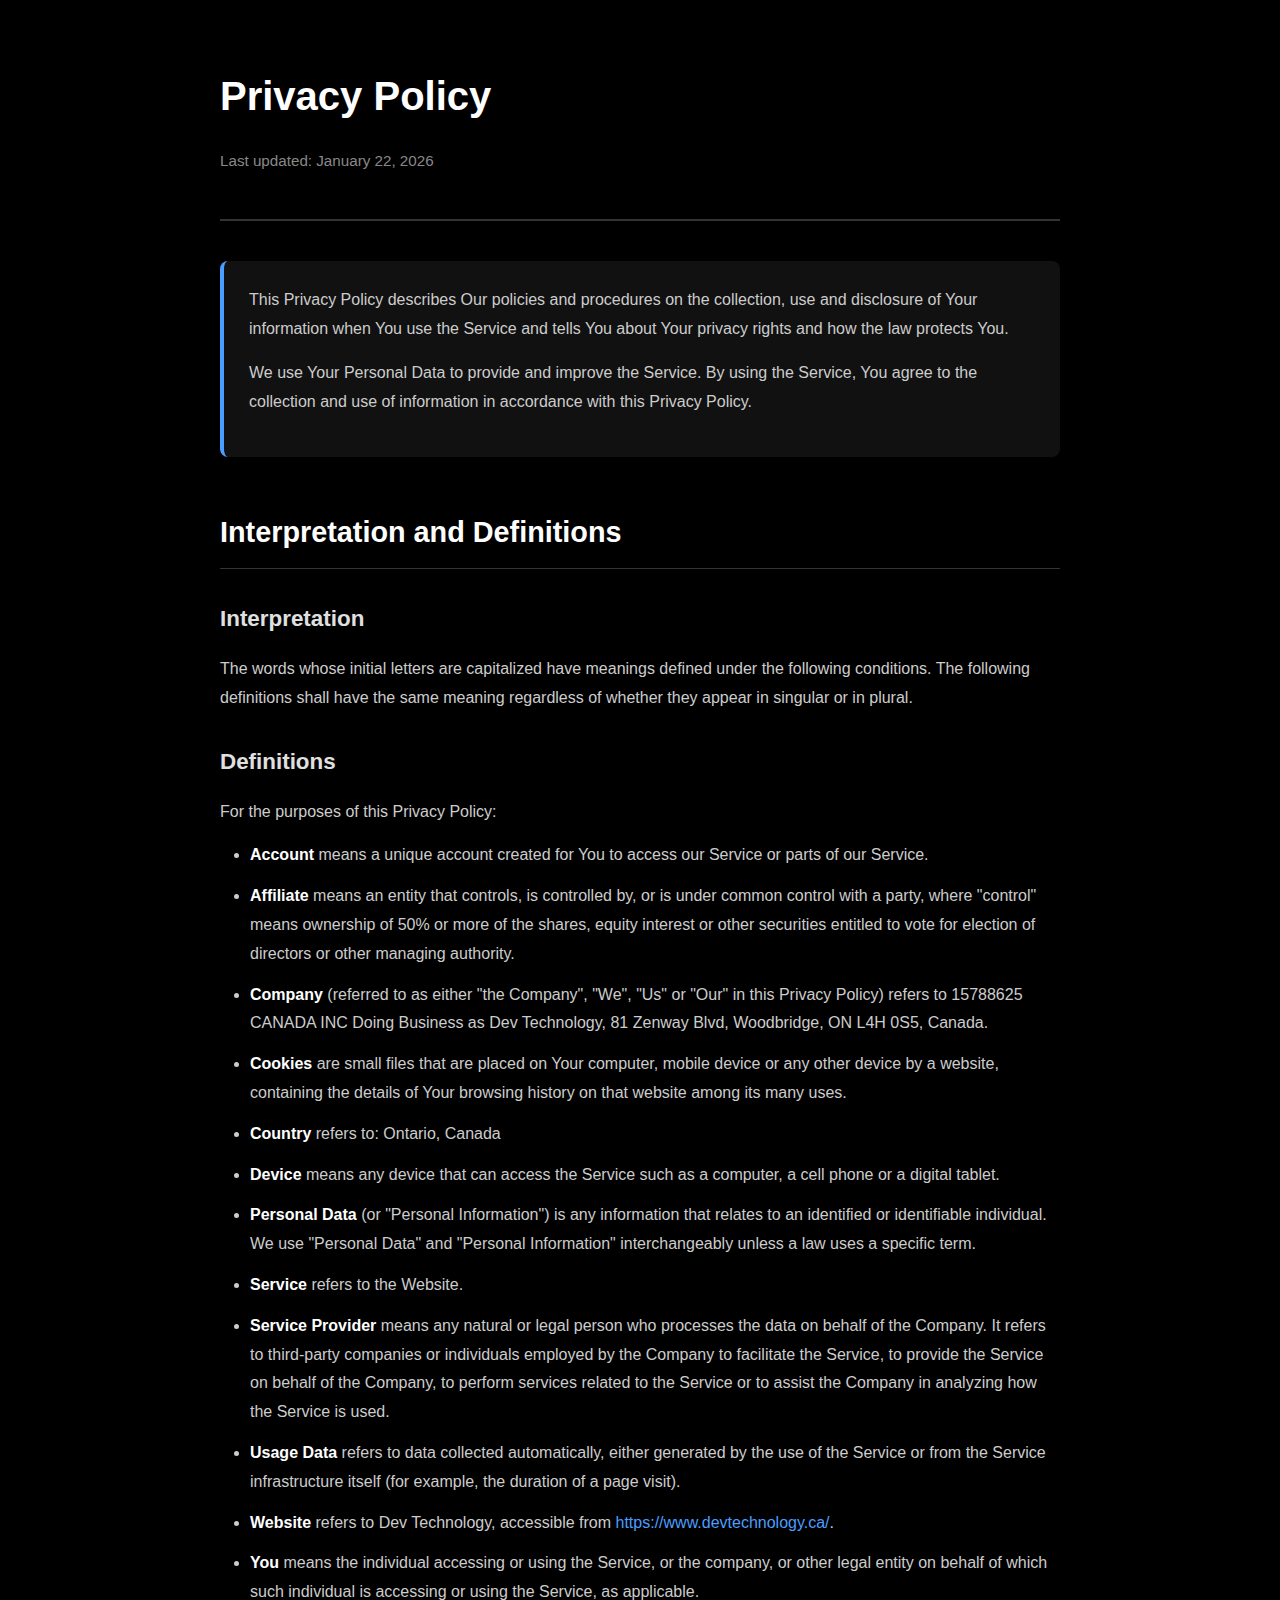
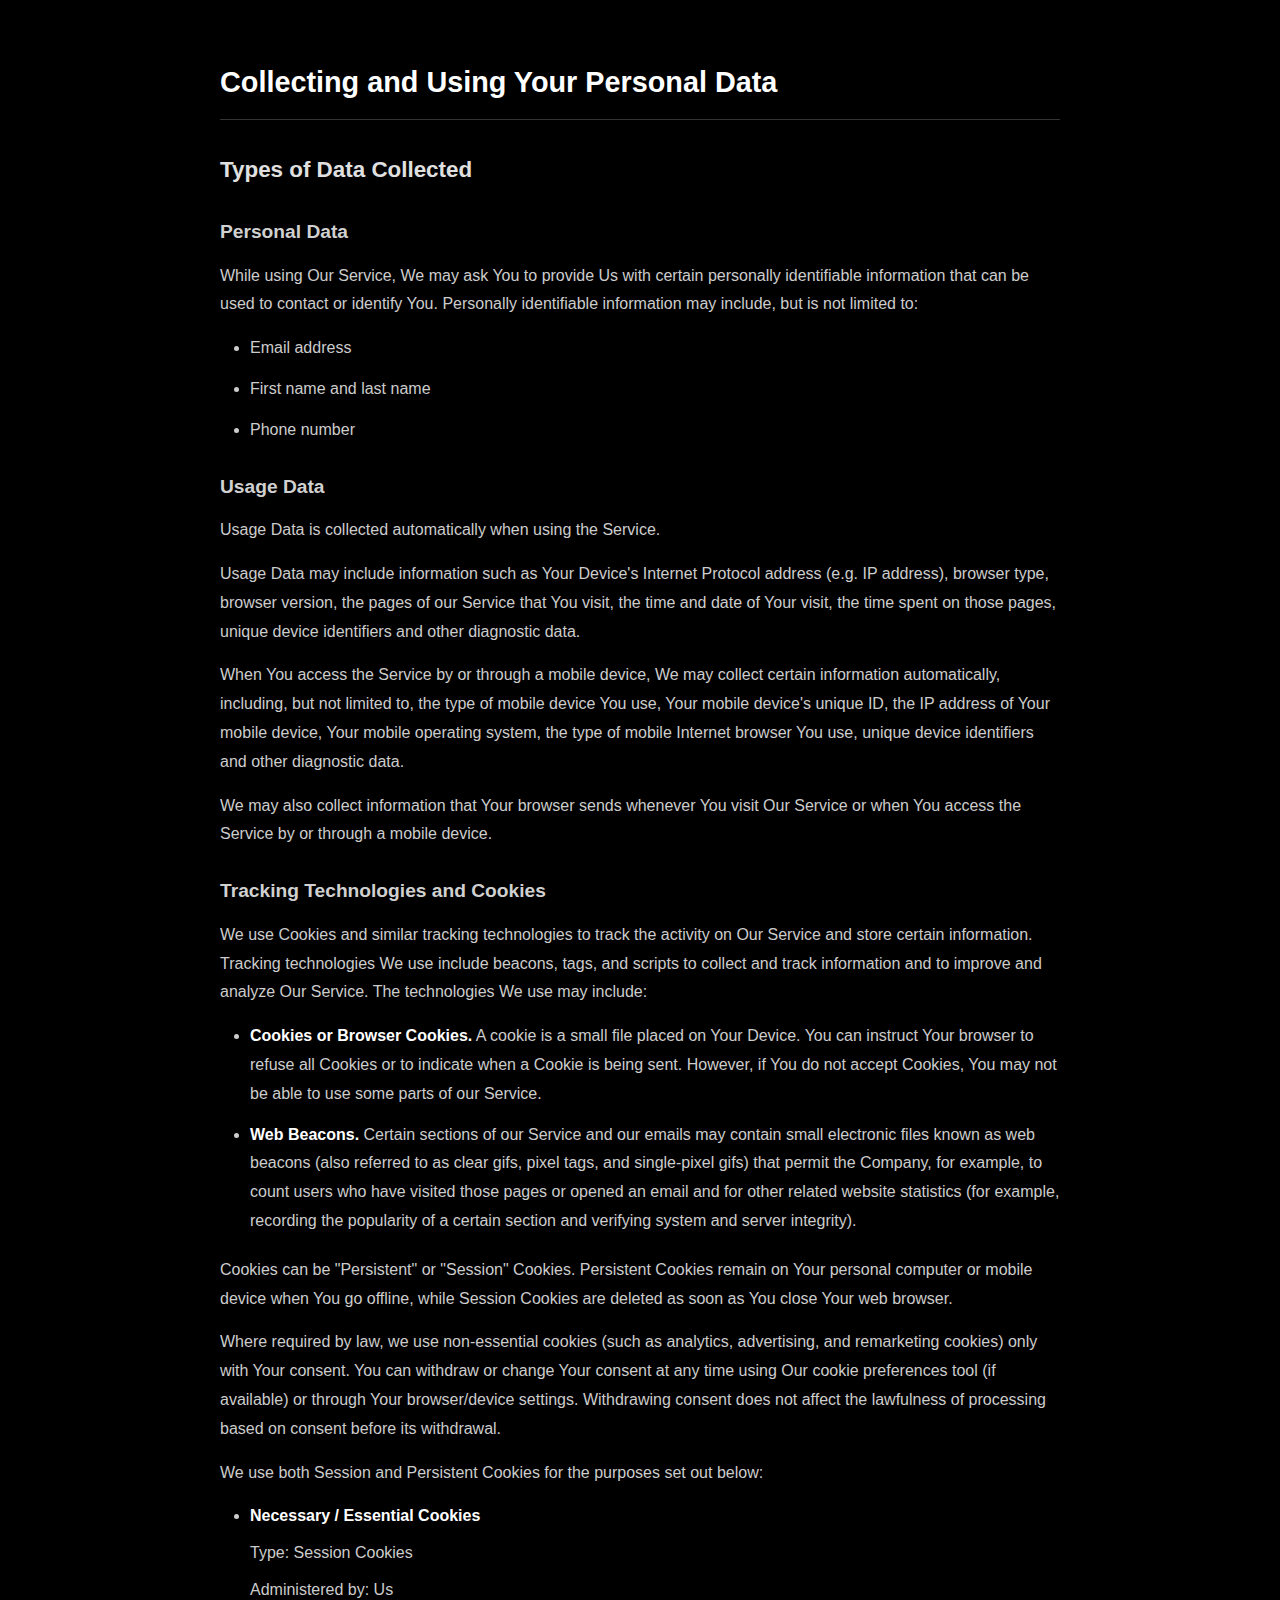
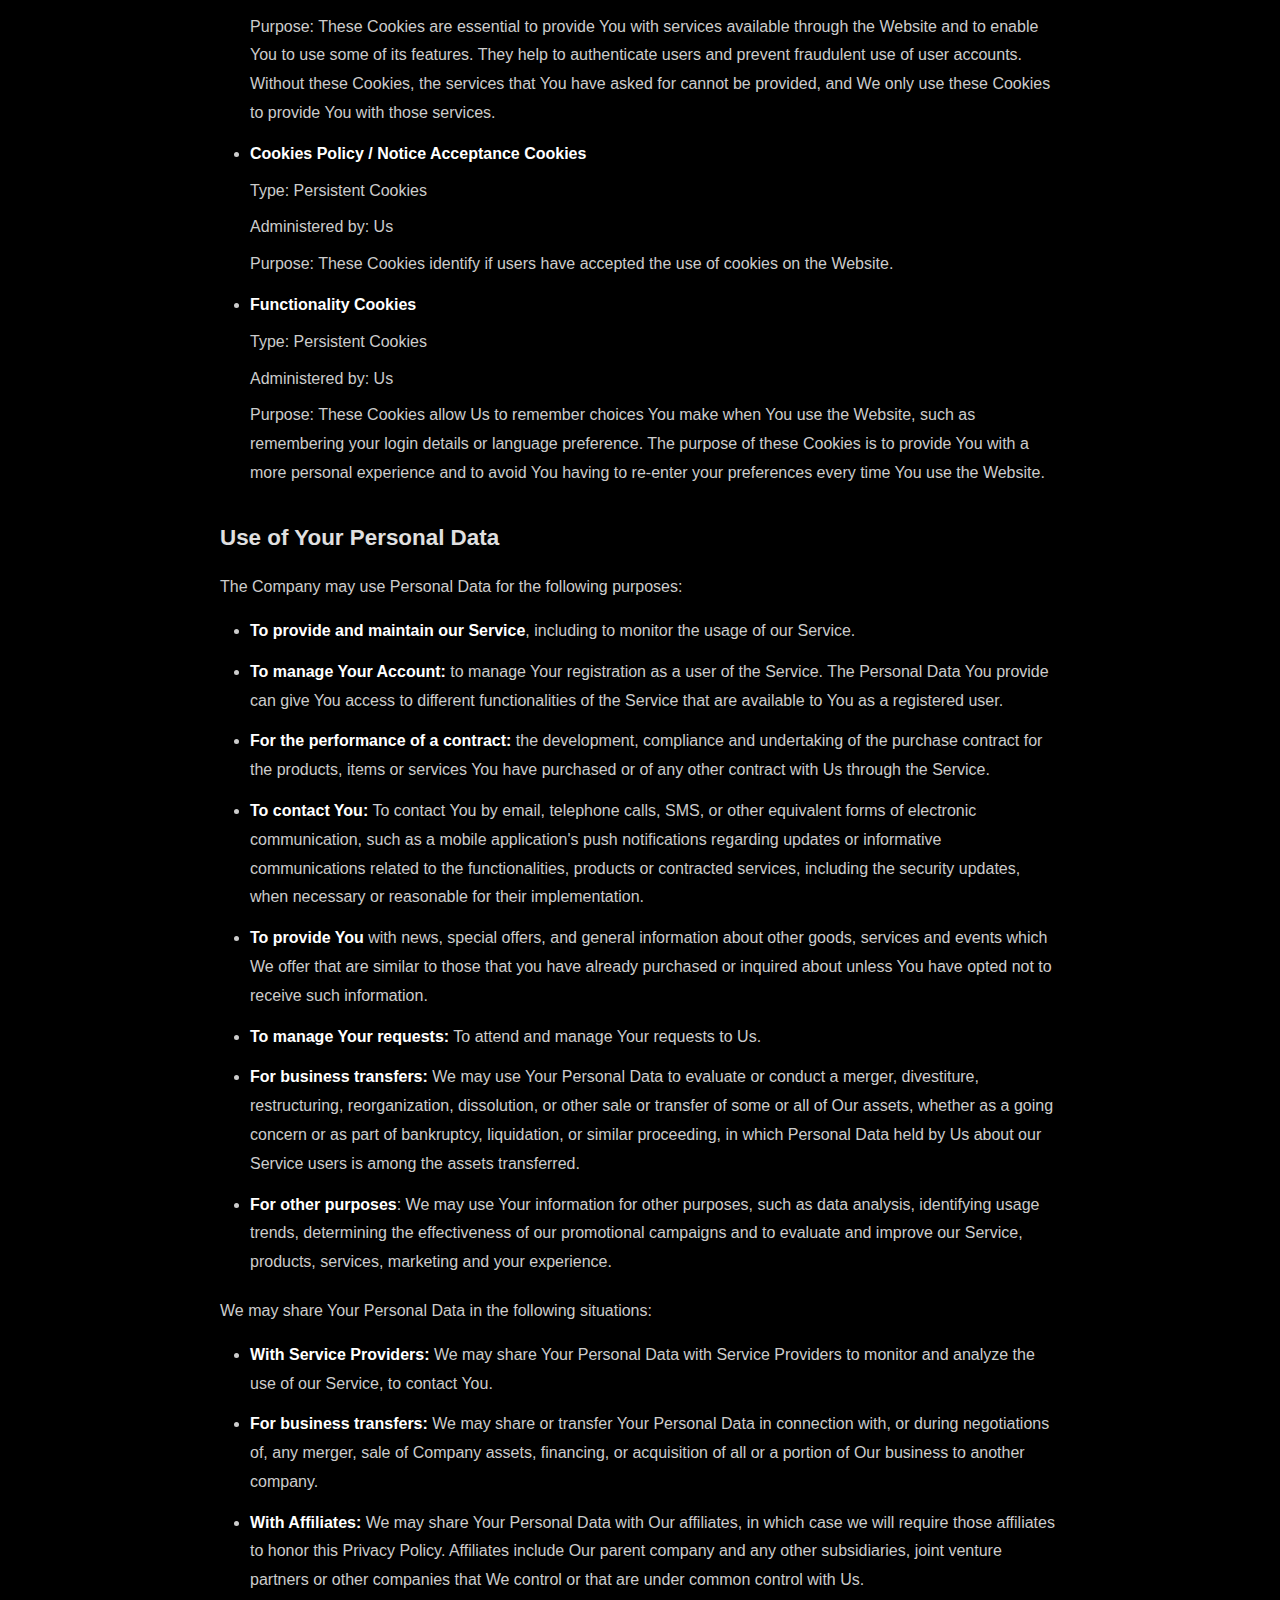
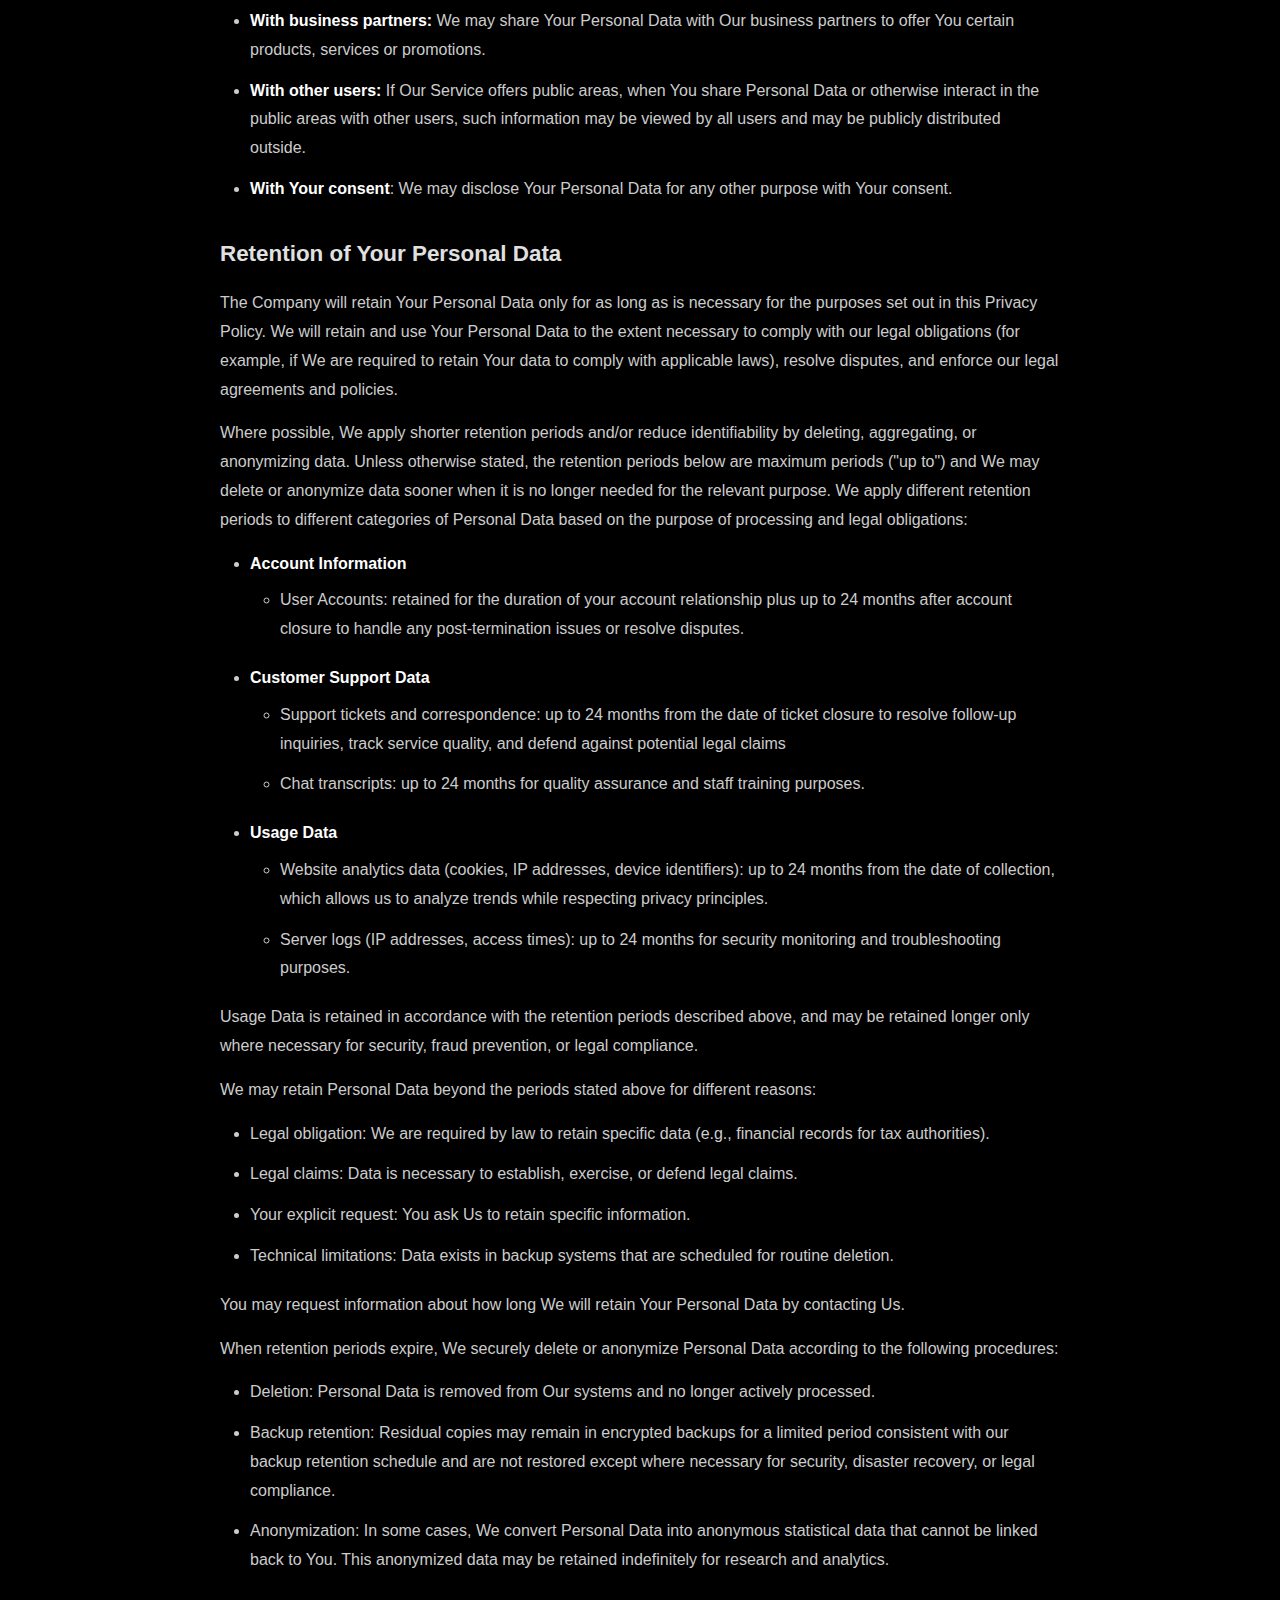
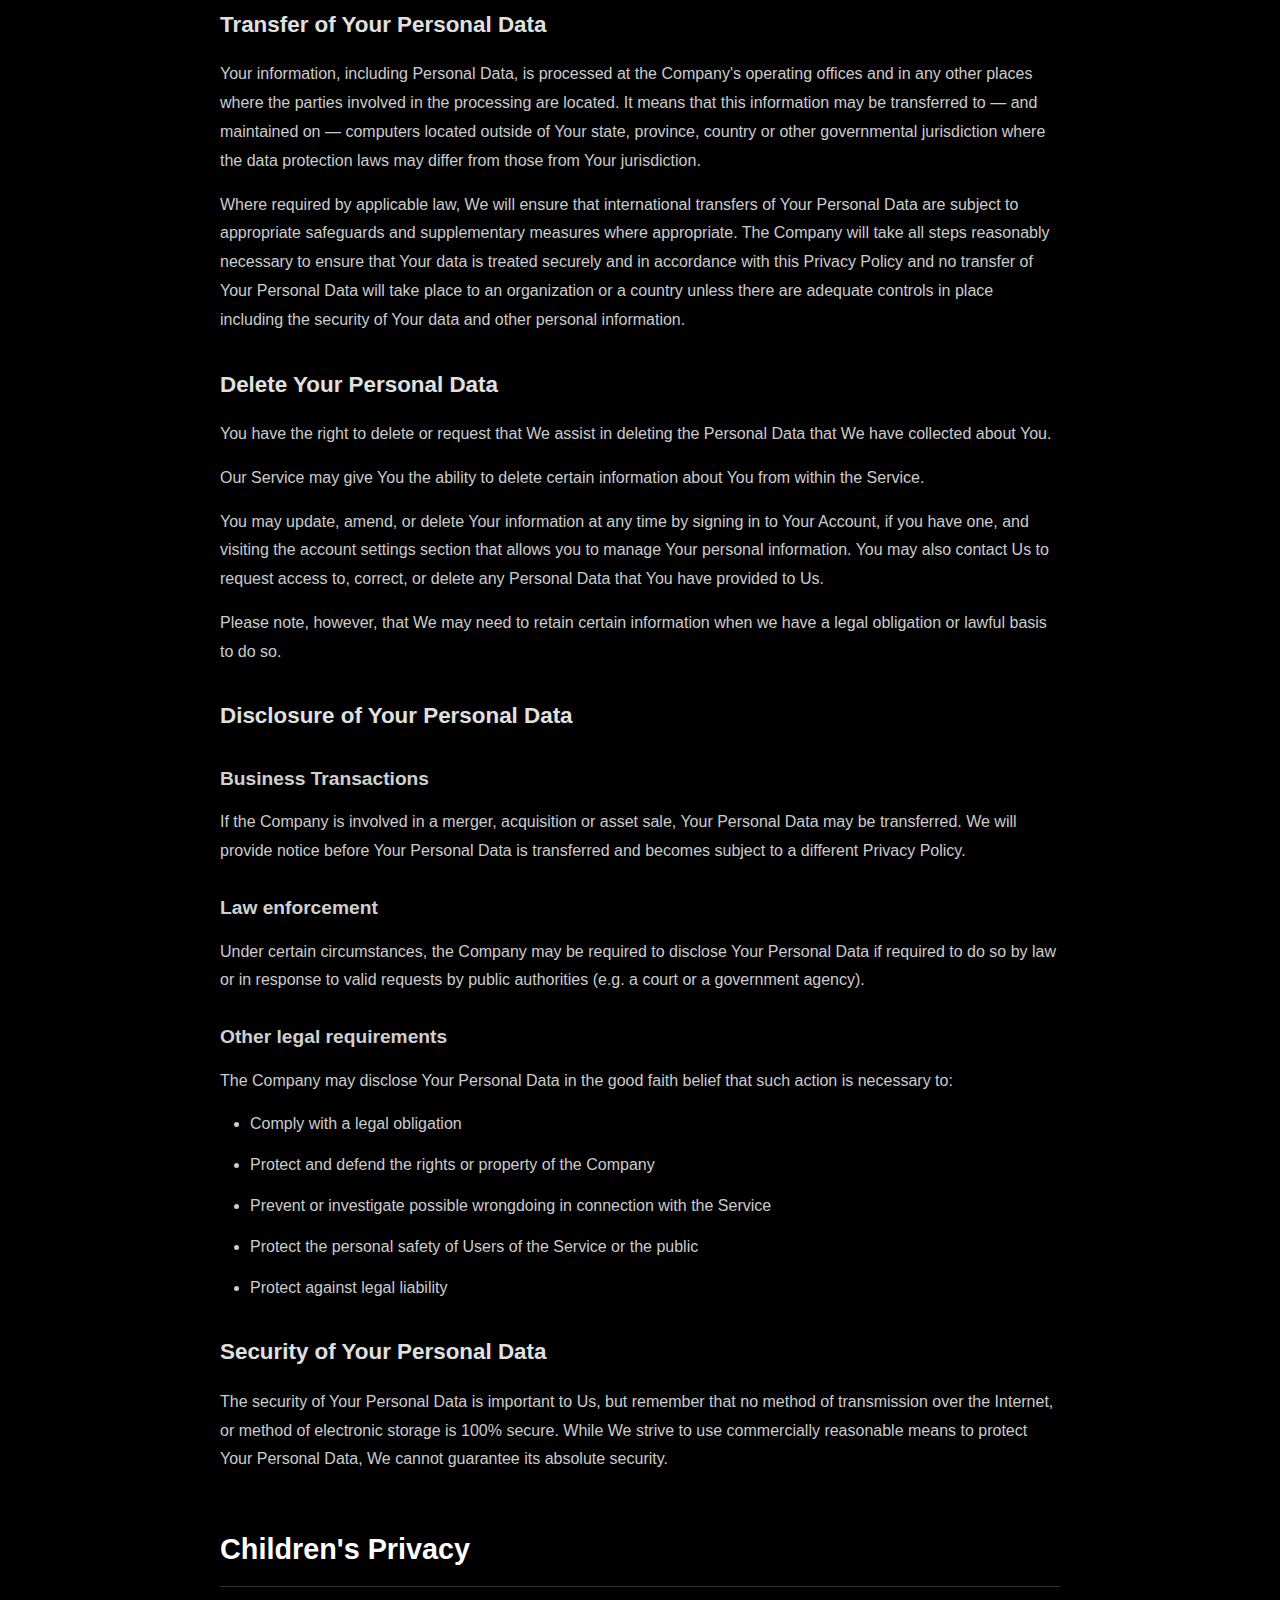
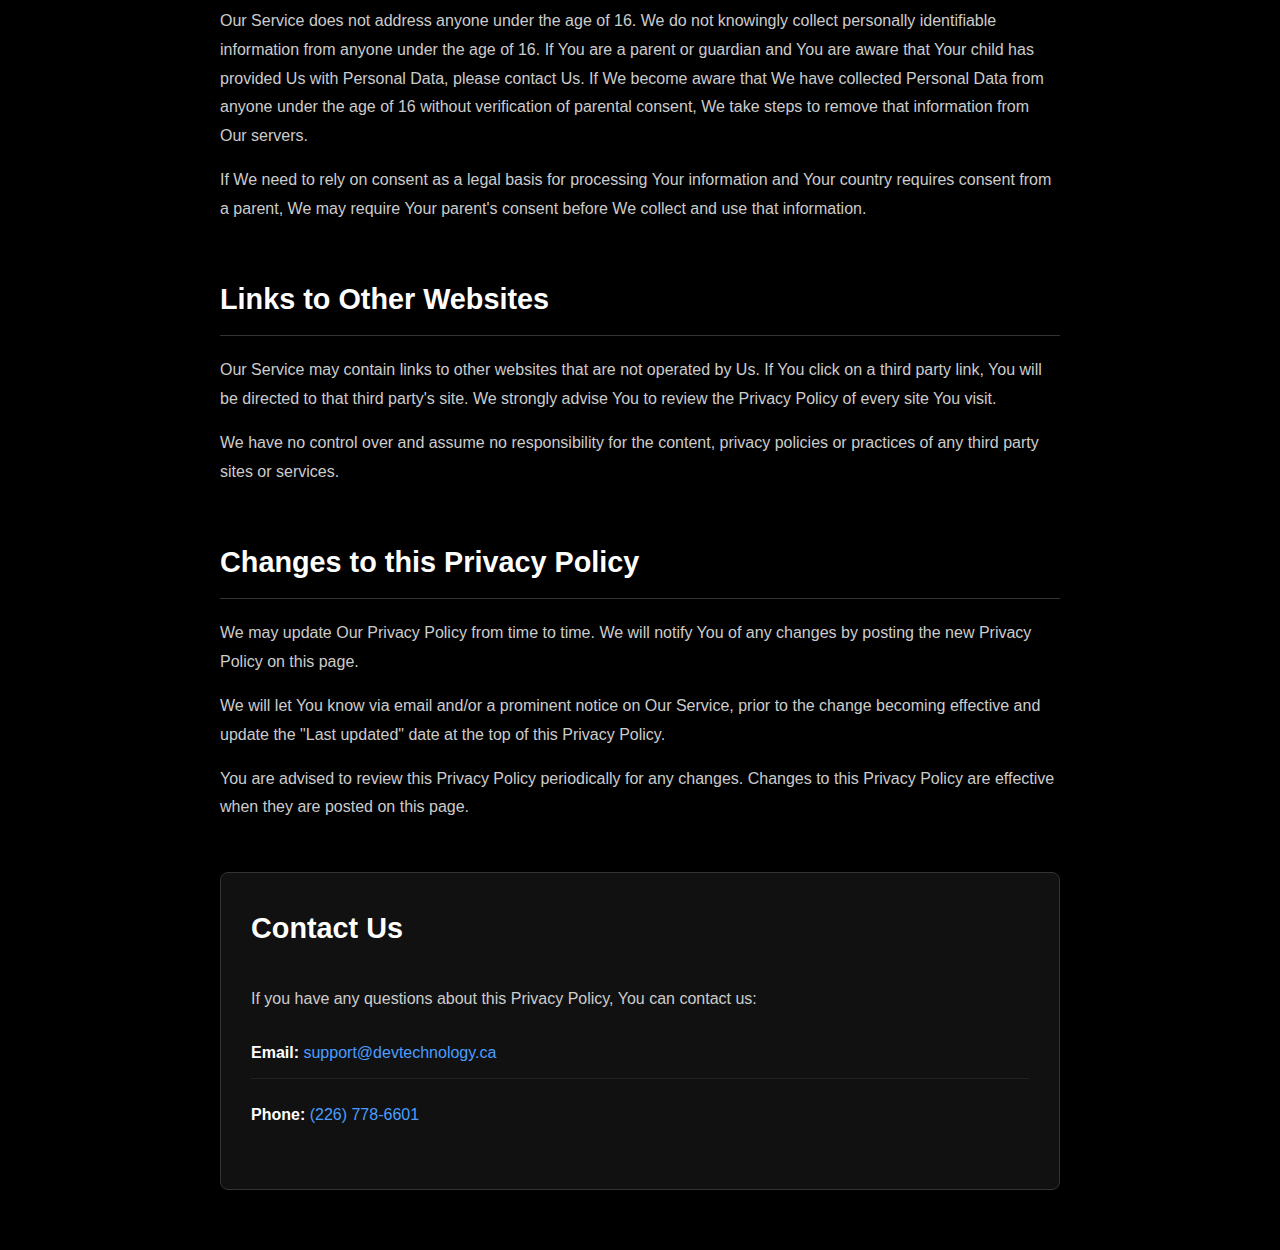
<file: privacy-policy.html>
<!DOCTYPE html>
<html lang="en">
<head>
    <meta charset="UTF-8">
    <meta name="viewport" content="width=device-width, initial-scale=1.0">
    <title>Privacy Policy - Dev Technology</title>
    <style>
        * {
            margin: 0;
            padding: 0;
            box-sizing: border-box;
        }

        body {
            background-color: #000000;
            color: #ffffff;
            font-family: 'Segoe UI', Tahoma, Geneva, Verdana, sans-serif;
            line-height: 1.8;
            padding: 20px;
        }

        .container {
            max-width: 900px;
            margin: 0 auto;
            padding: 40px 30px;
        }

        header {
            border-bottom: 2px solid #333;
            padding-bottom: 30px;
            margin-bottom: 40px;
        }

        h1 {
            font-size: 2.5em;
            margin-bottom: 15px;
            color: #ffffff;
            font-weight: 600;
        }

        .last-updated {
            color: #888;
            font-size: 0.95em;
        }

        h2 {
            font-size: 1.8em;
            margin-top: 50px;
            margin-bottom: 20px;
            color: #ffffff;
            padding-bottom: 10px;
            border-bottom: 1px solid #333;
        }

        h3 {
            font-size: 1.4em;
            margin-top: 30px;
            margin-bottom: 15px;
            color: #e0e0e0;
        }

        h4 {
            font-size: 1.2em;
            margin-top: 25px;
            margin-bottom: 12px;
            color: #d0d0d0;
        }

        p {
            margin-bottom: 15px;
            color: #cccccc;
        }

        ul {
            margin-left: 30px;
            margin-bottom: 20px;
        }

        li {
            margin-bottom: 12px;
            color: #cccccc;
        }

        li p {
            margin-bottom: 8px;
        }

        strong {
            color: #ffffff;
            font-weight: 600;
        }

        a {
            color: #4a9eff;
            text-decoration: none;
            transition: color 0.3s ease;
        }

        a:hover {
            color: #6bb3ff;
            text-decoration: underline;
        }

        .intro {
            background-color: #111;
            padding: 25px;
            border-radius: 8px;
            border-left: 4px solid #4a9eff;
            margin-bottom: 30px;
        }

        .contact-section {
            background-color: #111;
            padding: 30px;
            border-radius: 8px;
            margin-top: 50px;
            border: 1px solid #333;
        }

        .contact-section h2 {
            margin-top: 0;
            border-bottom: none;
        }

        .contact-section ul {
            list-style: none;
            margin-left: 0;
        }

        .contact-section li {
            padding: 10px 0;
            border-bottom: 1px solid #222;
        }

        .contact-section li:last-child {
            border-bottom: none;
        }

        @media (max-width: 768px) {
            .container {
                padding: 20px 15px;
            }

            h1 {
                font-size: 2em;
            }

            h2 {
                font-size: 1.5em;
            }

            h3 {
                font-size: 1.2em;
            }
        }
    </style>
</head>
<body>
    <div class="container">
        <header>
            <h1>Privacy Policy</h1>
            <p class="last-updated">Last updated: January 22, 2026</p>
        </header>

        <div class="intro">
            <p>This Privacy Policy describes Our policies and procedures on the collection, use and disclosure of Your information when You use the Service and tells You about Your privacy rights and how the law protects You.</p>
            <p>We use Your Personal Data to provide and improve the Service. By using the Service, You agree to the collection and use of information in accordance with this Privacy Policy.</p>
        </div>

        <h2>Interpretation and Definitions</h2>
        
        <h3>Interpretation</h3>
        <p>The words whose initial letters are capitalized have meanings defined under the following conditions. The following definitions shall have the same meaning regardless of whether they appear in singular or in plural.</p>

        <h3>Definitions</h3>
        <p>For the purposes of this Privacy Policy:</p>
        <ul>
            <li><strong>Account</strong> means a unique account created for You to access our Service or parts of our Service.</li>
            <li><strong>Affiliate</strong> means an entity that controls, is controlled by, or is under common control with a party, where "control" means ownership of 50% or more of the shares, equity interest or other securities entitled to vote for election of directors or other managing authority.</li>
            <li><strong>Company</strong> (referred to as either "the Company", "We", "Us" or "Our" in this Privacy Policy) refers to 15788625 CANADA INC Doing Business as Dev Technology, 81 Zenway Blvd, Woodbridge, ON L4H 0S5, Canada.</li>
            <li><strong>Cookies</strong> are small files that are placed on Your computer, mobile device or any other device by a website, containing the details of Your browsing history on that website among its many uses.</li>
            <li><strong>Country</strong> refers to: Ontario, Canada</li>
            <li><strong>Device</strong> means any device that can access the Service such as a computer, a cell phone or a digital tablet.</li>
            <li><strong>Personal Data</strong> (or "Personal Information") is any information that relates to an identified or identifiable individual. We use "Personal Data" and "Personal Information" interchangeably unless a law uses a specific term.</li>
            <li><strong>Service</strong> refers to the Website.</li>
            <li><strong>Service Provider</strong> means any natural or legal person who processes the data on behalf of the Company. It refers to third-party companies or individuals employed by the Company to facilitate the Service, to provide the Service on behalf of the Company, to perform services related to the Service or to assist the Company in analyzing how the Service is used.</li>
            <li><strong>Usage Data</strong> refers to data collected automatically, either generated by the use of the Service or from the Service infrastructure itself (for example, the duration of a page visit).</li>
            <li><strong>Website</strong> refers to Dev Technology, accessible from <a href="https://www.devtechnology.ca/" target="_blank">https://www.devtechnology.ca/</a>.</li>
            <li><strong>You</strong> means the individual accessing or using the Service, or the company, or other legal entity on behalf of which such individual is accessing or using the Service, as applicable.</li>
        </ul>

        <h2>Collecting and Using Your Personal Data</h2>
        
        <h3>Types of Data Collected</h3>
        
        <h4>Personal Data</h4>
        <p>While using Our Service, We may ask You to provide Us with certain personally identifiable information that can be used to contact or identify You. Personally identifiable information may include, but is not limited to:</p>
        <ul>
            <li>Email address</li>
            <li>First name and last name</li>
            <li>Phone number</li>
        </ul>

        <h4>Usage Data</h4>
        <p>Usage Data is collected automatically when using the Service.</p>
        <p>Usage Data may include information such as Your Device's Internet Protocol address (e.g. IP address), browser type, browser version, the pages of our Service that You visit, the time and date of Your visit, the time spent on those pages, unique device identifiers and other diagnostic data.</p>
        <p>When You access the Service by or through a mobile device, We may collect certain information automatically, including, but not limited to, the type of mobile device You use, Your mobile device's unique ID, the IP address of Your mobile device, Your mobile operating system, the type of mobile Internet browser You use, unique device identifiers and other diagnostic data.</p>
        <p>We may also collect information that Your browser sends whenever You visit Our Service or when You access the Service by or through a mobile device.</p>

        <h4>Tracking Technologies and Cookies</h4>
        <p>We use Cookies and similar tracking technologies to track the activity on Our Service and store certain information. Tracking technologies We use include beacons, tags, and scripts to collect and track information and to improve and analyze Our Service. The technologies We use may include:</p>
        <ul>
            <li><strong>Cookies or Browser Cookies.</strong> A cookie is a small file placed on Your Device. You can instruct Your browser to refuse all Cookies or to indicate when a Cookie is being sent. However, if You do not accept Cookies, You may not be able to use some parts of our Service.</li>
            <li><strong>Web Beacons.</strong> Certain sections of our Service and our emails may contain small electronic files known as web beacons (also referred to as clear gifs, pixel tags, and single-pixel gifs) that permit the Company, for example, to count users who have visited those pages or opened an email and for other related website statistics (for example, recording the popularity of a certain section and verifying system and server integrity).</li>
        </ul>

        <p>Cookies can be "Persistent" or "Session" Cookies. Persistent Cookies remain on Your personal computer or mobile device when You go offline, while Session Cookies are deleted as soon as You close Your web browser.</p>
        <p>Where required by law, we use non-essential cookies (such as analytics, advertising, and remarketing cookies) only with Your consent. You can withdraw or change Your consent at any time using Our cookie preferences tool (if available) or through Your browser/device settings. Withdrawing consent does not affect the lawfulness of processing based on consent before its withdrawal.</p>
        
        <p>We use both Session and Persistent Cookies for the purposes set out below:</p>
        <ul>
            <li>
                <p><strong>Necessary / Essential Cookies</strong></p>
                <p>Type: Session Cookies</p>
                <p>Administered by: Us</p>
                <p>Purpose: These Cookies are essential to provide You with services available through the Website and to enable You to use some of its features. They help to authenticate users and prevent fraudulent use of user accounts. Without these Cookies, the services that You have asked for cannot be provided, and We only use these Cookies to provide You with those services.</p>
            </li>
            <li>
                <p><strong>Cookies Policy / Notice Acceptance Cookies</strong></p>
                <p>Type: Persistent Cookies</p>
                <p>Administered by: Us</p>
                <p>Purpose: These Cookies identify if users have accepted the use of cookies on the Website.</p>
            </li>
            <li>
                <p><strong>Functionality Cookies</strong></p>
                <p>Type: Persistent Cookies</p>
                <p>Administered by: Us</p>
                <p>Purpose: These Cookies allow Us to remember choices You make when You use the Website, such as remembering your login details or language preference. The purpose of these Cookies is to provide You with a more personal experience and to avoid You having to re-enter your preferences every time You use the Website.</p>
            </li>
        </ul>

        <h3>Use of Your Personal Data</h3>
        <p>The Company may use Personal Data for the following purposes:</p>
        <ul>
            <li><strong>To provide and maintain our Service</strong>, including to monitor the usage of our Service.</li>
            <li><strong>To manage Your Account:</strong> to manage Your registration as a user of the Service. The Personal Data You provide can give You access to different functionalities of the Service that are available to You as a registered user.</li>
            <li><strong>For the performance of a contract:</strong> the development, compliance and undertaking of the purchase contract for the products, items or services You have purchased or of any other contract with Us through the Service.</li>
            <li><strong>To contact You:</strong> To contact You by email, telephone calls, SMS, or other equivalent forms of electronic communication, such as a mobile application's push notifications regarding updates or informative communications related to the functionalities, products or contracted services, including the security updates, when necessary or reasonable for their implementation.</li>
            <li><strong>To provide You</strong> with news, special offers, and general information about other goods, services and events which We offer that are similar to those that you have already purchased or inquired about unless You have opted not to receive such information.</li>
            <li><strong>To manage Your requests:</strong> To attend and manage Your requests to Us.</li>
            <li><strong>For business transfers:</strong> We may use Your Personal Data to evaluate or conduct a merger, divestiture, restructuring, reorganization, dissolution, or other sale or transfer of some or all of Our assets, whether as a going concern or as part of bankruptcy, liquidation, or similar proceeding, in which Personal Data held by Us about our Service users is among the assets transferred.</li>
            <li><strong>For other purposes</strong>: We may use Your information for other purposes, such as data analysis, identifying usage trends, determining the effectiveness of our promotional campaigns and to evaluate and improve our Service, products, services, marketing and your experience.</li>
        </ul>

        <p>We may share Your Personal Data in the following situations:</p>
        <ul>
            <li><strong>With Service Providers:</strong> We may share Your Personal Data with Service Providers to monitor and analyze the use of our Service, to contact You.</li>
            <li><strong>For business transfers:</strong> We may share or transfer Your Personal Data in connection with, or during negotiations of, any merger, sale of Company assets, financing, or acquisition of all or a portion of Our business to another company.</li>
            <li><strong>With Affiliates:</strong> We may share Your Personal Data with Our affiliates, in which case we will require those affiliates to honor this Privacy Policy. Affiliates include Our parent company and any other subsidiaries, joint venture partners or other companies that We control or that are under common control with Us.</li>
            <li><strong>With business partners:</strong> We may share Your Personal Data with Our business partners to offer You certain products, services or promotions.</li>
            <li><strong>With other users:</strong> If Our Service offers public areas, when You share Personal Data or otherwise interact in the public areas with other users, such information may be viewed by all users and may be publicly distributed outside.</li>
            <li><strong>With Your consent</strong>: We may disclose Your Personal Data for any other purpose with Your consent.</li>
        </ul>

        <h3>Retention of Your Personal Data</h3>
        <p>The Company will retain Your Personal Data only for as long as is necessary for the purposes set out in this Privacy Policy. We will retain and use Your Personal Data to the extent necessary to comply with our legal obligations (for example, if We are required to retain Your data to comply with applicable laws), resolve disputes, and enforce our legal agreements and policies.</p>
        
        <p>Where possible, We apply shorter retention periods and/or reduce identifiability by deleting, aggregating, or anonymizing data. Unless otherwise stated, the retention periods below are maximum periods ("up to") and We may delete or anonymize data sooner when it is no longer needed for the relevant purpose. We apply different retention periods to different categories of Personal Data based on the purpose of processing and legal obligations:</p>
        
        <ul>
            <li>
                <p><strong>Account Information</strong></p>
                <ul>
                    <li>User Accounts: retained for the duration of your account relationship plus up to 24 months after account closure to handle any post-termination issues or resolve disputes.</li>
                </ul>
            </li>
            <li>
                <p><strong>Customer Support Data</strong></p>
                <ul>
                    <li>Support tickets and correspondence: up to 24 months from the date of ticket closure to resolve follow-up inquiries, track service quality, and defend against potential legal claims</li>
                    <li>Chat transcripts: up to 24 months for quality assurance and staff training purposes.</li>
                </ul>
            </li>
            <li>
                <p><strong>Usage Data</strong></p>
                <ul>
                    <li>Website analytics data (cookies, IP addresses, device identifiers): up to 24 months from the date of collection, which allows us to analyze trends while respecting privacy principles.</li>
                    <li>Server logs (IP addresses, access times): up to 24 months for security monitoring and troubleshooting purposes.</li>
                </ul>
            </li>
        </ul>

        <p>Usage Data is retained in accordance with the retention periods described above, and may be retained longer only where necessary for security, fraud prevention, or legal compliance.</p>
        
        <p>We may retain Personal Data beyond the periods stated above for different reasons:</p>
        <ul>
            <li>Legal obligation: We are required by law to retain specific data (e.g., financial records for tax authorities).</li>
            <li>Legal claims: Data is necessary to establish, exercise, or defend legal claims.</li>
            <li>Your explicit request: You ask Us to retain specific information.</li>
            <li>Technical limitations: Data exists in backup systems that are scheduled for routine deletion.</li>
        </ul>

        <p>You may request information about how long We will retain Your Personal Data by contacting Us.</p>
        
        <p>When retention periods expire, We securely delete or anonymize Personal Data according to the following procedures:</p>
        <ul>
            <li>Deletion: Personal Data is removed from Our systems and no longer actively processed.</li>
            <li>Backup retention: Residual copies may remain in encrypted backups for a limited period consistent with our backup retention schedule and are not restored except where necessary for security, disaster recovery, or legal compliance.</li>
            <li>Anonymization: In some cases, We convert Personal Data into anonymous statistical data that cannot be linked back to You. This anonymized data may be retained indefinitely for research and analytics.</li>
        </ul>

        <h3>Transfer of Your Personal Data</h3>
        <p>Your information, including Personal Data, is processed at the Company's operating offices and in any other places where the parties involved in the processing are located. It means that this information may be transferred to — and maintained on — computers located outside of Your state, province, country or other governmental jurisdiction where the data protection laws may differ from those from Your jurisdiction.</p>
        <p>Where required by applicable law, We will ensure that international transfers of Your Personal Data are subject to appropriate safeguards and supplementary measures where appropriate. The Company will take all steps reasonably necessary to ensure that Your data is treated securely and in accordance with this Privacy Policy and no transfer of Your Personal Data will take place to an organization or a country unless there are adequate controls in place including the security of Your data and other personal information.</p>

        <h3>Delete Your Personal Data</h3>
        <p>You have the right to delete or request that We assist in deleting the Personal Data that We have collected about You.</p>
        <p>Our Service may give You the ability to delete certain information about You from within the Service.</p>
        <p>You may update, amend, or delete Your information at any time by signing in to Your Account, if you have one, and visiting the account settings section that allows you to manage Your personal information. You may also contact Us to request access to, correct, or delete any Personal Data that You have provided to Us.</p>
        <p>Please note, however, that We may need to retain certain information when we have a legal obligation or lawful basis to do so.</p>

        <h3>Disclosure of Your Personal Data</h3>
        
        <h4>Business Transactions</h4>
        <p>If the Company is involved in a merger, acquisition or asset sale, Your Personal Data may be transferred. We will provide notice before Your Personal Data is transferred and becomes subject to a different Privacy Policy.</p>

        <h4>Law enforcement</h4>
        <p>Under certain circumstances, the Company may be required to disclose Your Personal Data if required to do so by law or in response to valid requests by public authorities (e.g. a court or a government agency).</p>

        <h4>Other legal requirements</h4>
        <p>The Company may disclose Your Personal Data in the good faith belief that such action is necessary to:</p>
        <ul>
            <li>Comply with a legal obligation</li>
            <li>Protect and defend the rights or property of the Company</li>
            <li>Prevent or investigate possible wrongdoing in connection with the Service</li>
            <li>Protect the personal safety of Users of the Service or the public</li>
            <li>Protect against legal liability</li>
        </ul>

        <h3>Security of Your Personal Data</h3>
        <p>The security of Your Personal Data is important to Us, but remember that no method of transmission over the Internet, or method of electronic storage is 100% secure. While We strive to use commercially reasonable means to protect Your Personal Data, We cannot guarantee its absolute security.</p>

        <h2>Children's Privacy</h2>
        <p>Our Service does not address anyone under the age of 16. We do not knowingly collect personally identifiable information from anyone under the age of 16. If You are a parent or guardian and You are aware that Your child has provided Us with Personal Data, please contact Us. If We become aware that We have collected Personal Data from anyone under the age of 16 without verification of parental consent, We take steps to remove that information from Our servers.</p>
        <p>If We need to rely on consent as a legal basis for processing Your information and Your country requires consent from a parent, We may require Your parent's consent before We collect and use that information.</p>

        <h2>Links to Other Websites</h2>
        <p>Our Service may contain links to other websites that are not operated by Us. If You click on a third party link, You will be directed to that third party's site. We strongly advise You to review the Privacy Policy of every site You visit.</p>
        <p>We have no control over and assume no responsibility for the content, privacy policies or practices of any third party sites or services.</p>

        <h2>Changes to this Privacy Policy</h2>
        <p>We may update Our Privacy Policy from time to time. We will notify You of any changes by posting the new Privacy Policy on this page.</p>
        <p>We will let You know via email and/or a prominent notice on Our Service, prior to the change becoming effective and update the "Last updated" date at the top of this Privacy Policy.</p>
        <p>You are advised to review this Privacy Policy periodically for any changes. Changes to this Privacy Policy are effective when they are posted on this page.</p>

        <div class="contact-section">
            <h2>Contact Us</h2>
            <p>If you have any questions about this Privacy Policy, You can contact us:</p>
            <ul>
                <li><strong>Email:</strong> <a href="mailto:support@devtechnology.ca">support@devtechnology.ca</a></li>
                <li><strong>Phone:</strong> <a href="tel:+12267786601">(226) 778-6601</a></li>
            </ul>
        </div>
    </div>
</body>
</html>
</file>
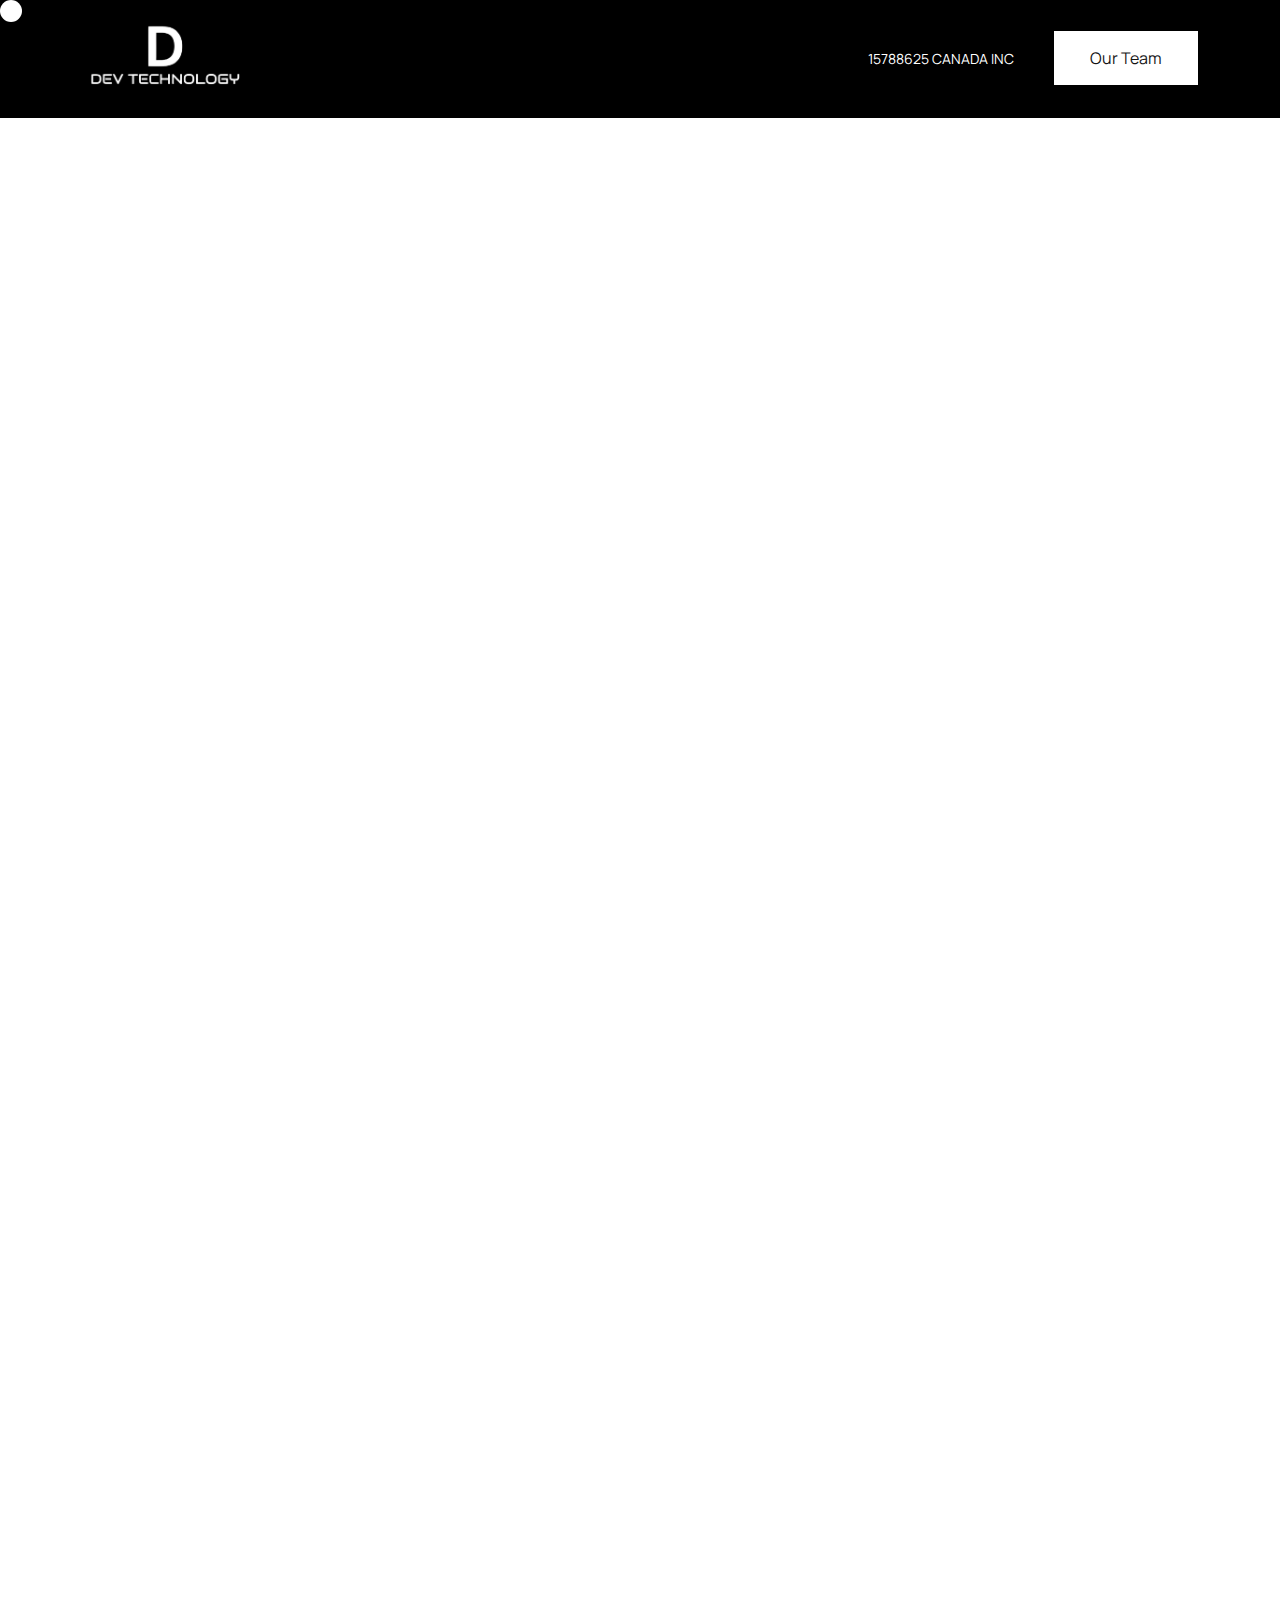
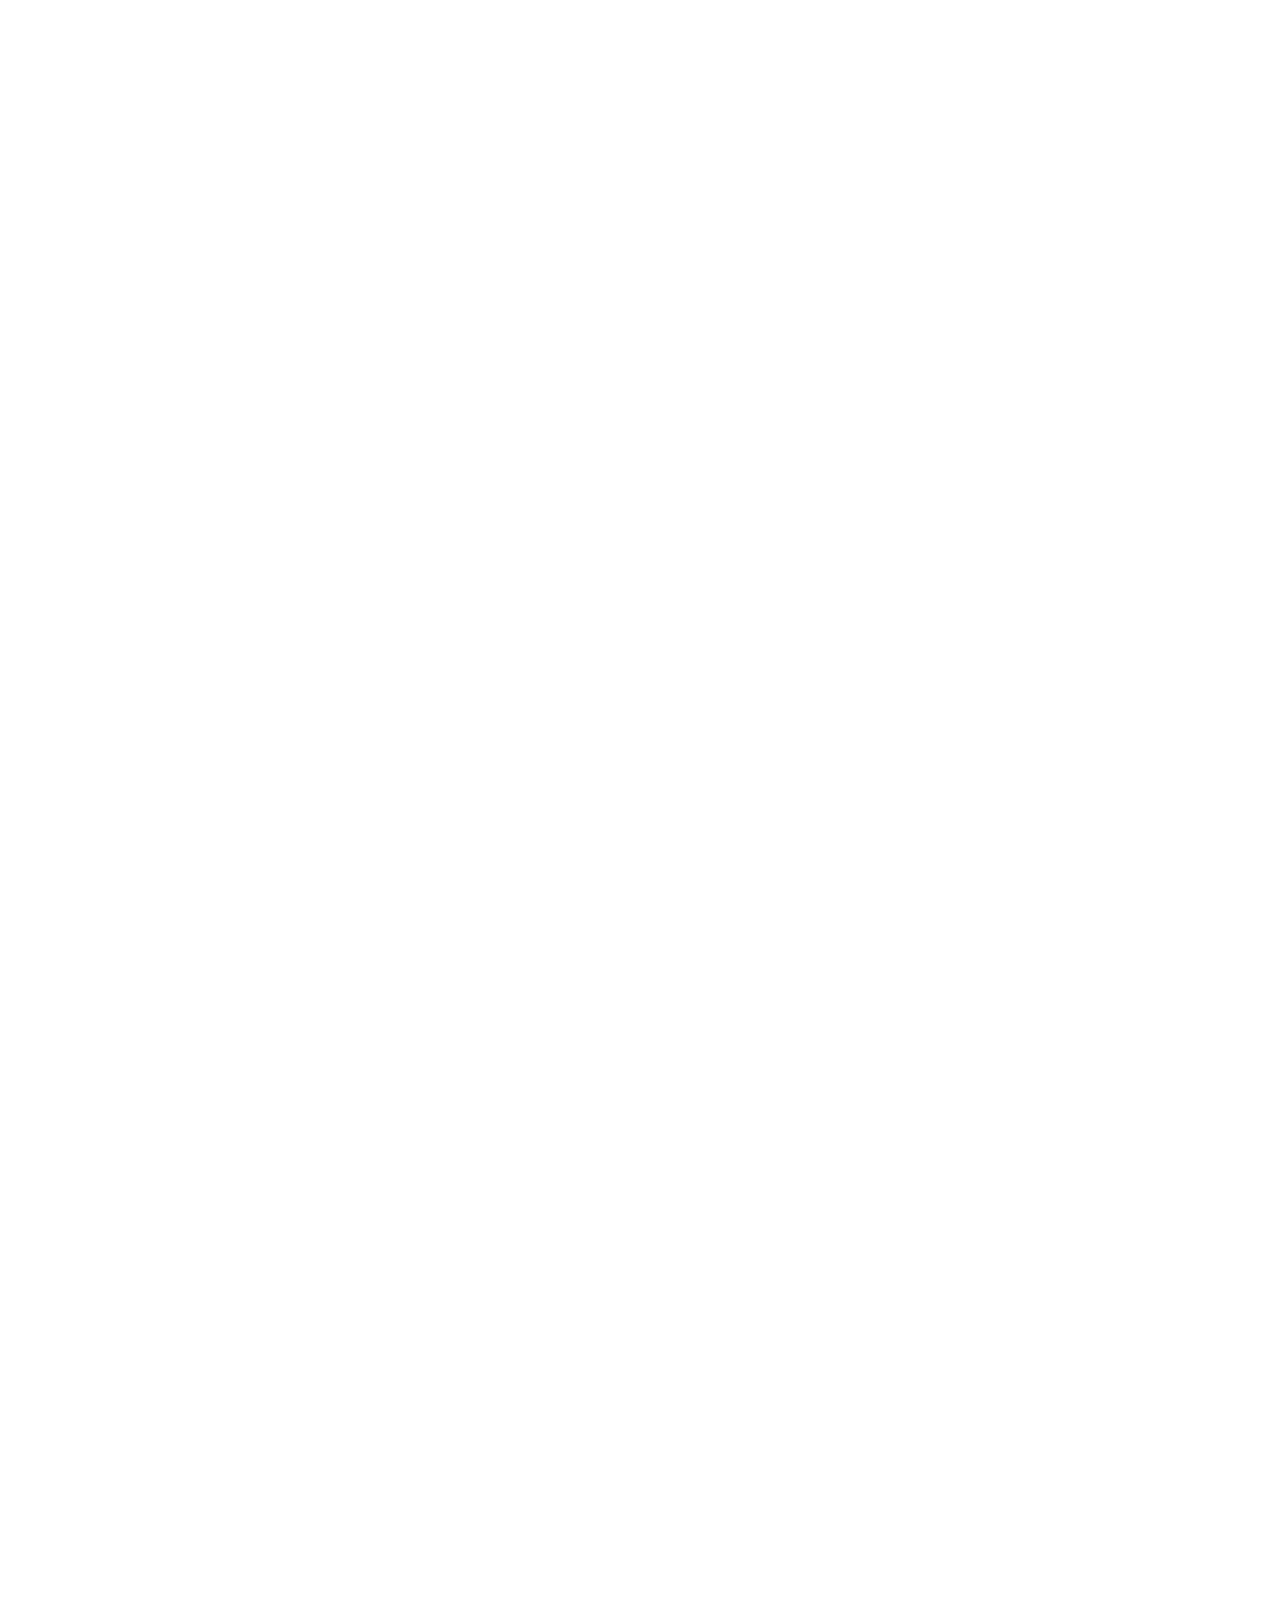
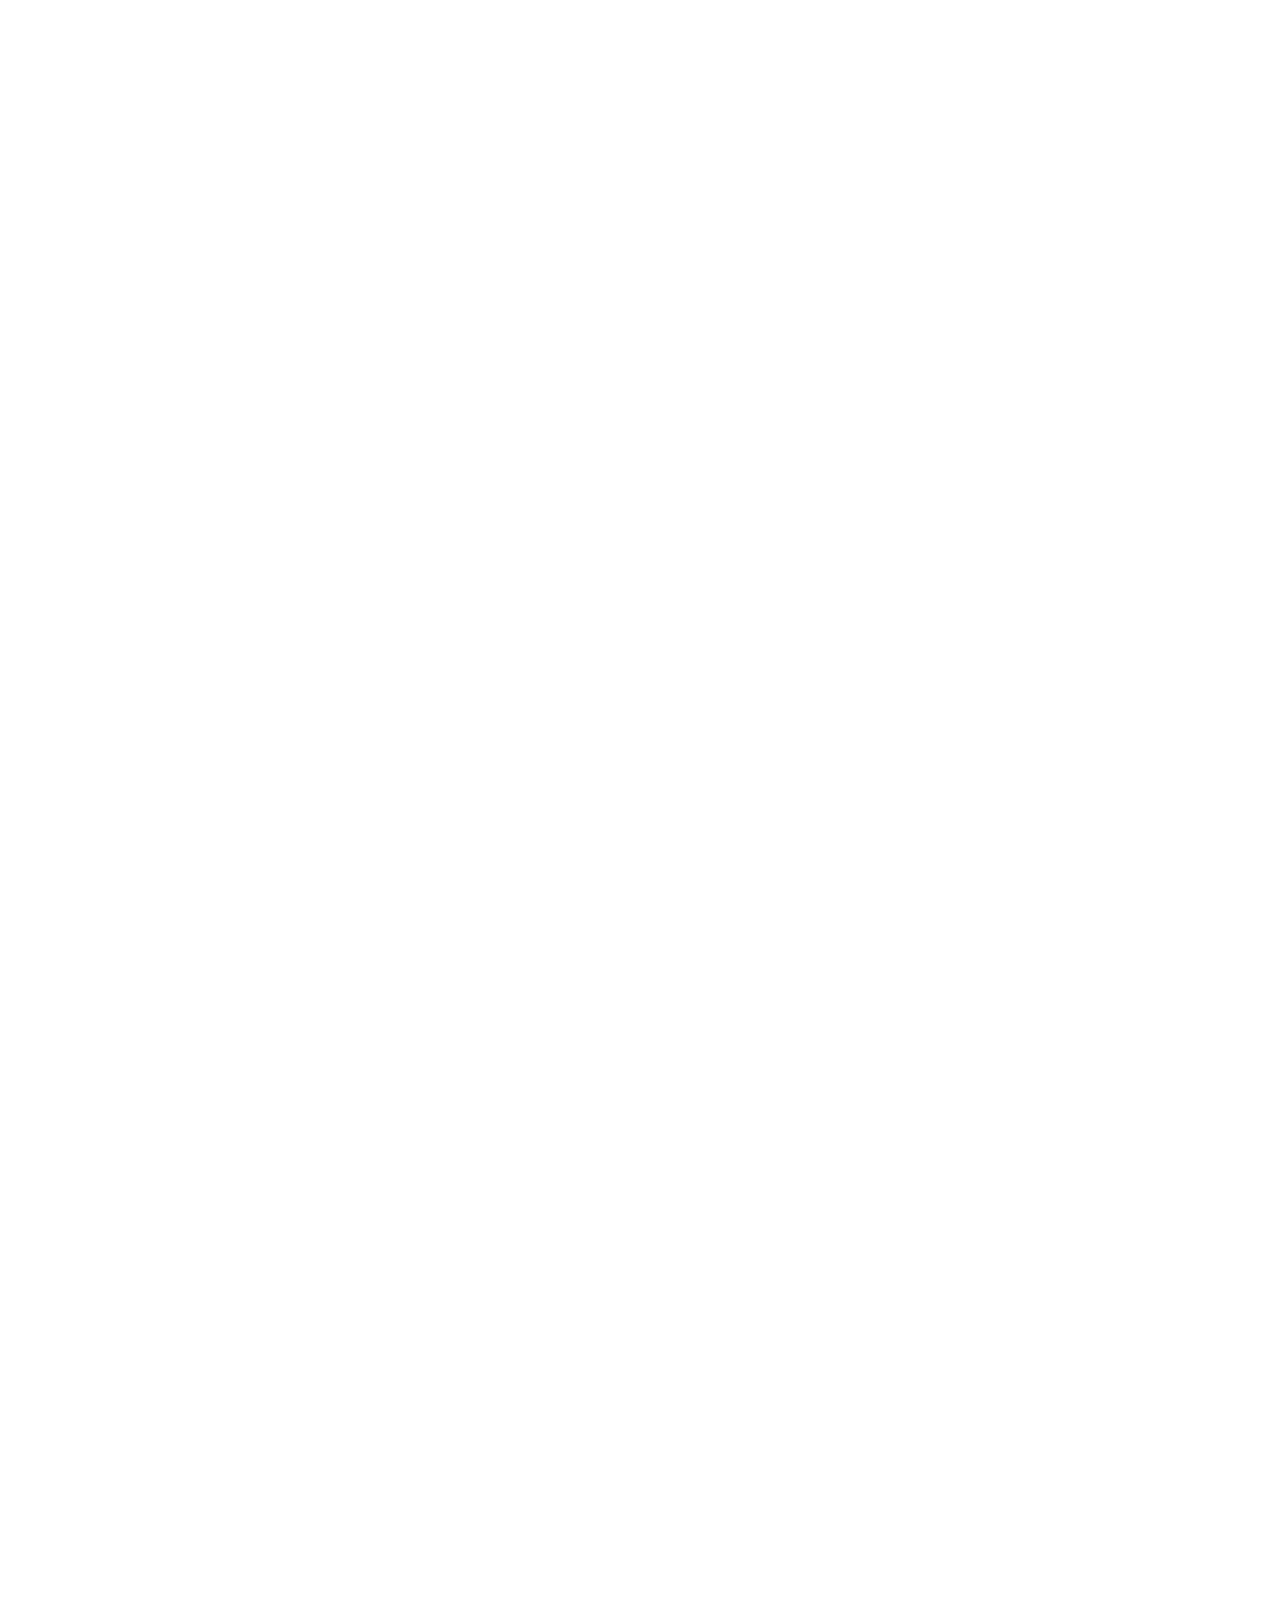
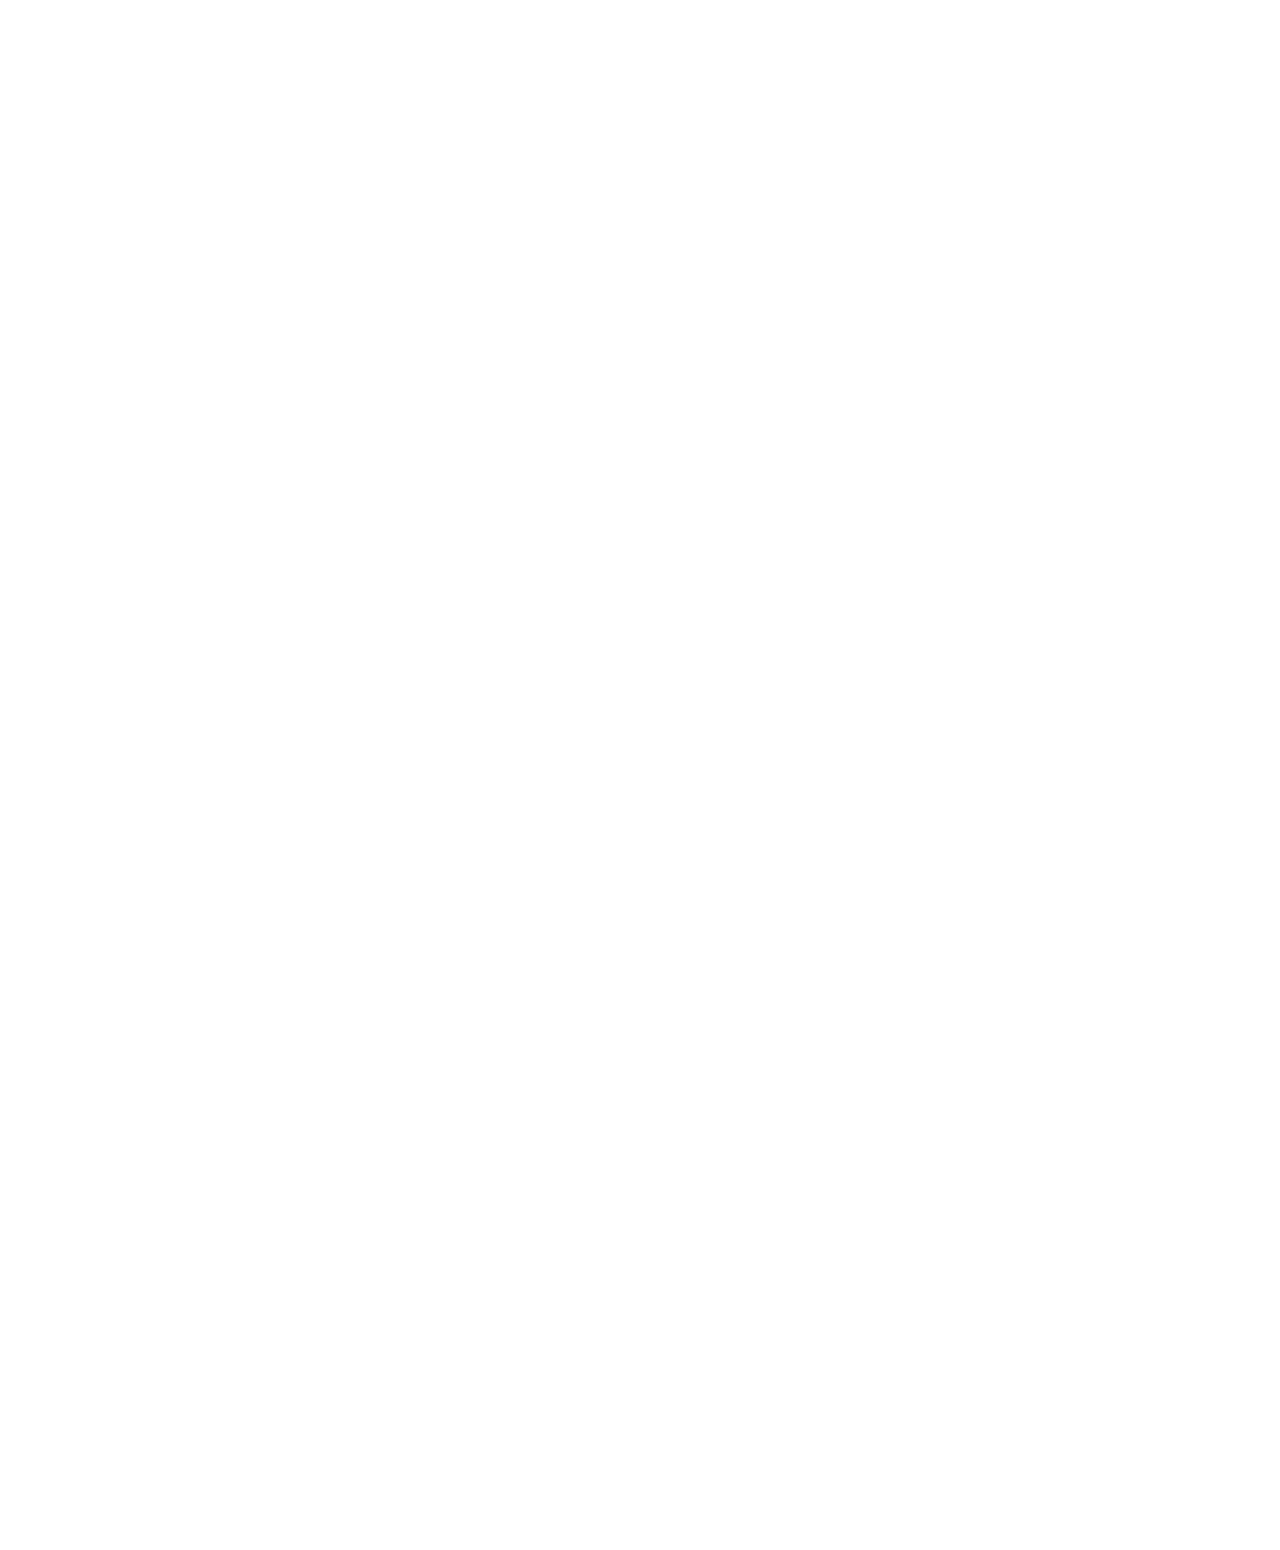
<file: team.html>
<!DOCTYPE html>
<html lang="zxx">

<head>
  <meta charset="utf-8" />
  <meta http-equiv="X-UA-Compatible" content="IE=edge" />
  <meta name="viewport" content="width=device-width, initial-scale=1, maximum-scale=1" />
  <meta name="keywords"
    content="DevTechnology, Creative Agency, Digital Services, SEO, Web Development, Digital Marketing, UI/UX" />
  <meta name="description"
    content="DevTechnology is a leading creative digital agency offering SEO, content creation, digital marketing, web development, mobile app development, and UI/UX design services." />
  <meta name="author" content="DevTechnology" />
  <meta property="og:title" content="DevTechnology - Shaping Digital Journeys" />
  <meta property="og:description"
    content="DevTechnology offers top-notch digital solutions including SEO, web development, and digital marketing." />
  <meta property="og:image" content="https://www.DevTechnology.com/assets/imgs/social-image.jpg" />
  <meta property="og:url" content="https://www.DevTechnology.com" />
  <meta property="og:type" content="website" />
  <meta name="twitter:card" content="summary_large_image" />
  <meta name="twitter:title" content="DevTechnology - Creative Digital Agency" />
  <meta name="twitter:description"
    content="DevTechnology offers top-notch digital solutions including SEO, web development, and digital marketing." />
  <meta name="twitter:image" content="https://www.DevTechnology.com/assets/imgs/social-image.jpg" />
  <title>DevTechnology - Our Team</title>
  <link rel="icon" href="/assets/favicon/favicon.ico" type="image/x-icon" />
  <link rel="icon" type="image/png" sizes="32x32" href="/assets/favicon/favicon-32x32.png" />
  <link rel="icon" type="image/png" sizes="16x16" href="/assets/favicon/favicon-16x16.png" />
  <link rel="apple-touch-icon" sizes="180x180" href="/assets//favicon/apple-touch-icon.png" />
  <link rel="icon" type="image/png" sizes="192x192" href="/assets/favicon/android-chrome-192x192.png" />
  <link rel="manifest" href="/assets/favicon/site.webmanifest" />
  <link href="https://fonts.googleapis.com/css2?family=Manrope:wght@200;300;400;500;600;700;800&display=swap"
    rel="stylesheet" />
  <link
    href="https://fonts.googleapis.com/css2?family=Hanken+Grotesk:wght@100;200;300;400;500;600;700;800;900&display=swap"
    rel="stylesheet" />
  <link rel="stylesheet" href="https://cdnjs.cloudflare.com/ajax/libs/font-awesome/6.5.2/css/all.min.css"
    integrity="sha512-SnH5WK+bZxgPHs44uWIX+LLJAJ9/2PkPKZ5QiAj6Ta86w+fsb2TkcmfRyVX3pBnMFcV7oQPJkl9QevSCWr3W6A=="
    crossorigin="anonymous" referrerpolicy="no-referrer" />
  <link rel="stylesheet" href="assets/css/plugins.css" />
  <link rel="stylesheet" href="assets/css/style.css" />
  <style>
    /* Added teams section styles */
    .teams-section {
      background-color: #000;
      padding: 80px 0;
    }

    .founder-section {
      background-color: #fff;
      padding: 80px 0;
      margin-bottom: 0;
    }

    .founder-content {
      display: flex;
      align-items: center;
      gap: 60px;
    }

    .founder-image {
      flex: 0 0 300px;
    }

    .founder-image img {
      width: 100%;
      height: 350px;
      border-radius: 12px;
      object-fit: cover;
    }

    .founder-message {
      flex: 1;
    }

    .founder-message h3 {
      font-size: 28px;
      font-weight: 700;
      color: #000;
      margin-bottom: 20px;
    }

    .founder-message p {
      font-size: 16px;
      line-height: 1.6;
      color: #666;
      margin-bottom: 15px;
    }

    .founder-title {
      font-size: 14px;
      color: #999;
      margin-top: 20px;
      font-weight: 500;
    }

    .team-members-grid {
      display: grid;
      grid-template-columns: repeat(auto-fit, minmax(280px, 1fr));
      gap: 40px;
      margin-top: 60px;
    }

    .team-member-card {
      text-align: center;
      transition: all 0.3s ease;
    }

    .team-member-card:hover {
      transform: translateY(-10px);
    }

    .team-member-image {
      width: 100%;
      height: 280px;
      border-radius: 8px;
      overflow: hidden;
      margin-bottom: 20px;
    }

    .team-member-image img {
      width: 100%;
      height: 100%;
      object-fit: cover;
    }

    .team-member-name {
      font-size: 18px;
      font-weight: 700;
      color: #fff;
      margin-bottom: 8px;
    }

    .team-member-designation {
      font-size: 14px;
      color: #aaa;
      font-weight: 400;
    }

    .teams-section h2 {
      font-size: 36px;
      font-weight: 700;
      color: #fff;
      text-align: center;
      margin-bottom: 60px;
    }

    @media (max-width: 768px) {
      .founder-content {
        flex-direction: column;
        gap: 40px;
      }

      .founder-image {
        flex: 0 0 100%;
      }

      .team-members-grid {
        grid-template-columns: repeat(auto-fit, minmax(220px, 1fr));
        gap: 30px;
      }

      .teams-section {
        padding: 60px 0;
      }

      .founder-section {
        padding: 60px 0;
      }

      .teams-section h2 {
        font-size: 28px;
      }

      .founder-message h3 {
        font-size: 22px;
      }
    }
  </style>

  <!-- Google Tag Manager -->
  <script>
    (function (w, d, s, l, i) {
      w[l] = w[l] || [];
      w[l].push({ 'gtm.start': new Date().getTime(), event: 'gtm.js' });
      var f = d.getElementsByTagName(s)[0],
        j = d.createElement(s),
        dl = l != 'dataLayer' ? '&l=' + l : '';
      j.async = true;
      j.src = 'https://www.googletagmanager.com/gtm.js?id=' + i + dl;
      f.parentNode.insertBefore(j, f);
    })(window, document, 'script', 'dataLayer', 'GTM-KJF4CV62');
  </script>
  <!-- End Google Tag Manager -->
</head>

<script async src="https://www.googletagmanager.com/gtag/js?id=G-Q6RQN6XWHG"></script>
<script>
  window.dataLayer = window.dataLayer || [];
  function gtag() {
    dataLayer.push(arguments);
  }
  gtag('js', new Date());

  gtag('config', 'G-Q6RQN6XWHG');
</script>

<body>
  <div class="cursor"></div>

  <div class="progress-wrap cursor-pointer">
    <svg class="progress-circle svg-content" width="100%" height="100%" viewBox="-1 -1 102 102">
      <path d="M50,1 a49,49 0 0,1 0,98 a49,49 0 0,1 0,-98" />
    </svg>
  </div>

 <nav class="navbar navbar-black">
    <div class="container-xl navbar-container">
      <a class="text-white text-center d-flex align-items-center" href="/">
        <img src="/assets/imgs/log-removebg-preview.png" alt="DevTechnology Logo" class="navbar-logo"
          style="height: 80px; margin-right: 10px;">
      </a>
      
      <!-- Desktop Navigation -->
      <div class="navbar-desktop d-flex align-items-center">
        <span class="text-white fz-14 company-text">15788625 CANADA INC</span>
        <div class="butn butn-md butn-bg bg-blck" id="contact-button" style="cursor: pointer; margin-left: 20px;">
          <span class="text text-center">Our Team</span>
        </div>
      </div>

      <!-- Mobile/Tablet Navigation -->
      <div class="navbar-mobile-wrapper">
        <button class="navbar-toggle" id="navbar-toggle">
          <span></span>
          <span></span>
          <span></span>
        </button>
      </div>

      <!-- Mobile Menu -->
      <div class="navbar-mobile-menu" id="navbar-mobile-menu">
        <span class="text-white fz-14 company-text">15788625 CANADA INC</span>
        <div class="butn butn-md butn-bg bg-blck" id="contact-button-mobile" style="cursor: pointer;">
          <span class="text text-center">Our Team</span>
        </div>
      </div>
    </div>
  </nav>

  <div id="smooth-wrapper">
    <div id="smooth-content">
      <main>
        <header class="about-header">
          <img src="assets/imgs/5.jpeg" alt="Background" class="header-bg-image">
          <div class="container-xl">
            <div class="row d-flex justify-content-center align-items-center gap-4">
              <h1 class="text-white text-center">
                Crafted <span class="text-gradient"> With </span> Purpose
              </h1>
              <p>
                Driven by passion and innovation, our team is dedicated to
                creating impactful digital experiences. We focus on crafting
                solutions that empower clients and elevate brands, with every
                project reflecting our commitment to quality, creativity, and
                collaboration. Discover the vision that propels us forward.
              </p>
            </div>
          </div>
        </header>

        <section class="bg-whte about-vision-padding">
          <div class="container-xl position-re">
            <div class="row">
              <div class="col-lg-8">
                <div class="cont">
                  <h2 class="js-splittext-lines">Our Vision</h2>
                </div>
              </div>
              <div class="col-lg-2 d-flex justify-content-end align-items-end">
                <div class="wow wow1 zoomIn" data-wow-delay="0.4s">
                  <img src="assets/imgs/vector-img/vector-black.svg" alt="" />
                </div>
              </div>

              <div class="text mt-30">
                <p>
                  To redefine the digital experience by seamlessly integrating
                  cutting-edge technology and unparalleled creativity. We
                  aspire to empower businesses of all sizes, helping them
                  achieve their fullest potential by fostering innovation,
                  collaboration, and impactful digital transformation.
                </p>
              </div>
            </div>
          </div>
        </section>

        <section class="bg-whte about-mission-padding">
          <div class="container-xl position-re">
            <div class="row">
              <div class="col-lg-2 d-flex justify-content-end align-items-end">
                <div class="wow wow1 zoomIn" data-wow-delay="0.4s">
                  <img src="assets/imgs/vector-img/vector-black.svg" alt="" />
                </div>
              </div>

              <div class="col-lg-10">
                <div class="mission cont">
                  <h2 class="js-splittext-lines">Our Mission</h2>
                </div>
              </div>

              <div class="text mt-30">
                <p class="text-right">
                  Our mission is to transform visionary ideas into impactful
                  digital realities. We achieve this by providing expert
                  guidance and customized solutions that cater to the specific
                  goals of our clients. Through a commitment to excellence, we
                  ensure that every project we undertake not only meets but
                  exceeds expectations, ultimately elevating our clients'
                  brands in the competitive digital landscape.
                </p>
              </div>
            </div>
          </div>
        </section>

        <section id="services-section" class="about-services services-modern services-modern bg-blck">
          <div class="container-xl section-padding position-re">
            <div class="sec-head mb-40">
              <div class="row">
                <div class="col-lg-10">
                  <h2 class="fw-700 js-splittext-lines">Our Core Values</h2>
                </div>

                <div class="icon-img-120 icon mb-80 icon-grid-bars">
                  <img src="assets/imgs/vector-img/plus-light.svg" alt="" />
                </div>
              </div>
            </div>
            <div class="row">
              <div class="d-flex flex-column gap-3">
                <div class="d-flex flex-md-row gap-3 flex-column">
                  <div class="item">
                    <div class="cont">
                      <span>
                        <i class="fa-solid fa-people-robbery"></i>
                      </span>
                      <h5>People First</h5>
                      <p>
                        At DevTechnology, we believe in our people. We support their
                        growth, help them develop new skills, and ensure they
                        are satisfied at work.
                      </p>
                    </div>
                  </div>

                  <div class="item">
                    <div class="cont">
                      <svg width="76" height="58" viewBox="0 0 76 58" fill="none" xmlns="http://www.w3.org/2000/svg">
                        <path
                          d="M25.2089 47.6121C26.9879 47.6121 28.7549 47.6128 30.5101 47.6143C36.7949 47.6172 42.7319 47.6216 48.7798 47.5798C49.5544 47.5588 50.3071 47.3185 50.9501 46.8869C56.8702 42.7386 62.8263 38.4792 68.5862 34.3598C69.0024 34.0621 69.4237 33.7688 69.8449 33.4756C71.1914 32.5804 72.4795 31.6009 73.7015 30.5428C74.6246 29.7144 75.308 28.6539 75.6804 27.472C76.0529 26.2902 76.1007 25.0302 75.819 23.8236C75.5473 22.5794 74.9461 21.4309 74.078 20.4977C73.21 19.5645 72.1069 18.881 70.884 18.5183C68.5844 17.8192 66.3887 18.221 64.1746 19.7467C61.338 21.701 58.4349 23.6766 55.6273 25.5869L52.0671 28.0111L51.8761 28.1413L51.7384 27.958C50.1957 25.8871 48.1242 24.9805 45.2211 25.1022C43.523 25.1756 41.7957 25.1451 40.1252 25.1173L39.3788 25.1052C38.8896 25.1353 38.4031 25.0127 37.9868 24.7543C34.1383 21.6303 29.5596 21.5782 26.0001 21.8814C21.9294 22.2282 18.886 23.6553 16.6961 26.2438C16.3402 26.6647 15.9689 27.0734 15.5759 27.5056C15.3871 27.7131 15.1928 27.9272 14.9915 28.1516L14.7678 28.4016L13.2157 25.6521L0 32.5411L12.9982 57.3821L26.2208 50.4792L24.8284 47.6157L25.2089 47.6121ZM14.6929 51.9628L5.42089 34.2395L11.5463 31.0344L20.8297 48.7676L14.6929 51.9628ZM23.8948 43.6353C23.5163 43.6761 23.135 43.5923 22.8087 43.3966C22.4825 43.2009 22.2294 42.904 22.0881 42.5513C20.6747 39.7505 19.1177 36.7756 17.1876 33.1885C16.7957 32.4608 16.6976 31.8281 17.4917 31.1063C17.967 30.6744 18.4254 30.2012 18.8687 29.7433C20.2674 28.2993 21.7134 26.8062 23.9465 26.305C27.3371 25.5444 30.1366 25.5876 32.758 26.4421C33.7787 26.775 34.8916 27.2197 35.4077 27.9924C36.1342 29.0801 36.9624 29.1465 38.2414 29.1289C40.7136 29.0922 43.2281 29.1065 45.6607 29.1208H45.8723C46.2779 29.0975 46.684 29.1552 47.0669 29.2906C47.4498 29.426 47.8018 29.6364 48.1021 29.9094C48.2951 30.1106 48.4451 30.3489 48.543 30.6098C48.6409 30.8707 48.6846 31.1488 48.6714 31.427C48.6391 32.8117 47.6621 33.5804 45.9204 33.5921C43.263 33.6094 40.5616 33.6072 37.9501 33.6039L34.7061 33.602H33.253C31.1654 33.6004 28.9969 33.5988 27.4127 33.7129C26.6223 33.7736 25.9089 34.1301 25.4232 34.7035C24.2937 36.0397 23.5539 38.0201 23.8948 43.6353ZM39.4071 11.824H39.5324C40.6108 11.824 41.1397 12.2272 41.5253 13.3245C43.0808 17.7455 47.7444 20.363 52.6122 19.5462C57.1185 18.7911 60.5277 14.6515 60.5421 9.91735C60.5571 4.9361 57.1629 0.998906 52.0909 0.120186C47.748 -0.63316 43 2.23395 41.5059 6.50915C41.1536 7.51544 40.6526 7.86553 39.604 7.8637C34.5493 7.83327 29.4097 7.83694 24.4391 7.84024C22.8169 7.84024 21.1947 7.84097 19.5724 7.84244H18.2402V14.6376H22.1957V11.9483H26.5801V15.546H30.5972V11.8489H30.8374C31.7086 11.8489 32.5611 11.8533 33.4007 11.8574C35.4734 11.8676 37.4348 11.8771 39.4071 11.824ZM50.71 4.03392C51.8618 4.04733 52.9842 4.39881 53.9373 5.04452C54.8904 5.69024 55.632 6.60165 56.0696 7.66514C56.5073 8.72863 56.6217 9.89717 56.3986 11.0251C56.1755 12.153 55.6246 13.1905 54.8148 14.0081C54.2781 14.5504 53.6386 14.9805 52.9335 15.2733C52.2283 15.566 51.4718 15.7156 50.7081 15.7132H50.7055C49.1596 15.7067 47.6791 15.0892 46.5883 13.9958C45.4974 12.9024 44.885 11.4222 44.885 9.87922C44.9018 8.3391 45.5201 6.86633 46.6086 5.77449C47.697 4.68266 49.1695 4.05801 50.7125 4.03355L50.71 4.03392Z"
                          fill="#ffffff"></path>
                        <path
                          d="M39.4071 11.824H39.5324C40.6108 11.824 41.1397 12.2272 41.5253 13.3245C43.0808 17.7455 47.7444 20.363 52.6122 19.5462C57.1185 18.7911 60.5277 14.6515 60.5421 9.91735C60.5571 4.9361 57.1629 0.998906 52.0909 0.120186C47.748 -0.63316 43 2.23395 41.5059 6.50915C41.1536 7.51544 40.6526 7.86553 39.604 7.8637C34.5493 7.83327 29.4097 7.83694 24.4391 7.84024C22.8169 7.84024 21.1947 7.84097 19.5724 7.84244H18.2402V14.6376H22.1957V11.9483H26.5801V15.546H30.5972V11.8489H30.8374C31.7086 11.8489 32.5611 11.8533 33.4007 11.8574C35.4734 11.8676 37.4348 11.8771 39.4071 11.824ZM50.71 4.03392C51.8618 4.04733 52.9842 4.39881 53.9373 5.04452C54.8904 5.69024 55.632 6.60165 56.0696 7.66514C56.5073 8.72863 56.6217 9.89717 56.3986 11.0251C56.1755 12.153 55.6246 13.1905 54.8148 14.0081C54.2781 14.5504 53.6386 14.9805 52.9335 15.2733C52.2283 15.566 51.4718 15.7156 50.7081 15.7132H50.7055C49.1596 15.7067 47.6791 15.0892 46.5883 13.9958C45.4974 12.9024 44.885 11.4222 44.885 9.87922C44.9018 8.3391 45.5201 6.86633 46.6086 5.77449C47.697 4.68266 49.1695 4.05801 50.7125 4.03355L50.71 4.03392Z"
                          fill="#ffffff"></path>
                      </svg>

                      <h5>Empower Yourself</h5>
                      <p>
                        Our organization champions a culture of
                        self-responsibility, giving individuals the courage
                        and freedom to make a difference.
                      </p>
                    </div>
                  </div>
                </div>

                <div class="d-flex flex-md-row gap-3 flex-column">
                  <div class="item">
                    <div class="cont">
                      <span>
                        <i class="fa-solid fa-handshake"></i>
                      </span>
                      <h5>Value Each Perspective</h5>
                      <p>
                        By embracing empathy, we create a workplace where
                        everyone feels heard, respected, and valued.
                      </p>
                    </div>
                  </div>

                  <div class="item">
                    <div class="cont">
                      <span>
                        <i class="fa-solid fa-hands-holding-circle"></i>
                      </span>
                      <h5>Fulfill Your Commitments</h5>
                      <p>
                        We understand that trust is vital in all our
                        interactions, and we take pride in delivering results
                        with excellence, precision, and honesty.
                      </p>
                    </div>
                  </div>
                </div>

                <div class="d-flex flex-md-row gap-3 flex-column">
                  <div class="item">
                    <div class="cont">
                      <span>
                        <i class="fa-solid fa-lightbulb"></i>
                      </span>
                      <h5>Drive Innovation</h5>
                      <p>
                        We focus on identifying and using the most advanced
                        technology to deliver improved and more effective
                        solutions, ensuring our clients maintain a significant
                        competitive advantage.
                      </p>
                    </div>
                  </div>

                  <div class="item">
                    <div class="cont">
                      <span> <i class="fa-solid fa-heart"></i></span>
                      <h5>Creating Value for Clients</h5>
                      <p>
                        At DevTechnology, we understand that true success lies not
                        in the code itself but in delivering solutions that
                        drive business value for our clients and their
                        prospective customers.
                      </p>
                    </div>
                  </div>
                </div>
              </div>
            </div>
          </div>
        </section>

        <!-- Added Meet Our Founder and Team Members sections -->
        <section class="founder-section">
          <div class="container-xl">
            <div class="founder-content">
              <div class="founder-image">
                <img src="assets/imgs/team/aisha.jpeg" alt="Founder & CEO" />
              </div>
              <div class="founder-message">
                <h3>Meet Our CEO</h3>
                <p>
                  When I founded DevTechnology, it was driven by a clear belief: that meaningful digital growth begins
                  with
                  clarity, trust, and the right technology. DevTechnology is more than just a digital agency—it
                  represents our
                  commitment to honest collaboration, thoughtful strategy, and solutions that truly serve our clients’
                  goals.


                </p>
                <p>
                  I believe businesses deserve more than just websites, apps, or campaigns. They deserve a partner who
                  understands their vision, communicates transparently, and simplifies the digital journey. Our mission
                  is to remove complexity from technology and marketing so our clients can focus on what matters
                  most—building and growing their brands. At DevTechnology, we are guided by innovation, integrity, and
                  impact, ensuring every solution we deliver is purposeful, scalable, and built to create long-term
                  value. We don’t just build digital products; we help shape stronger futures.

                </p>
                <div class="founder-title">
                  <strong> — AISHA</strong><br />

                </div>
              </div>
            </div>
          </div>
        </section>

        <section class="teams-section">
          <div class="container-xl">
            <h2>Meet Our Talented Team</h2>
            <div class="team-members-grid">
              <div class="team-member-card">
                <div class="team-member-image">
                  <img src="assets/imgs/team/1.jpg" alt="Fatima" />
                </div>
                <div class="team-member-name">Fatima Al-Khalidi</div>
                <div class="team-member-designation">CTO</div>
              </div>

              <div class="team-member-card">
                <div class="team-member-image">
                  <img src="assets/imgs/team/2.jpeg" alt="Haider" />
                </div>
                <div class="team-member-name">Haider Jahangir</div>
                <div class="team-member-designation">Senior Developer</div>
              </div>

              <div class="team-member-card">
                <div class="team-member-image">
                  <img src="assets/imgs/team/3.jpeg" alt="Ahmed" />
                </div>
                <div class="team-member-name">Ahmed Ali</div>
                <div class="team-member-designation">Project Manager</div>
              </div>


              <div class="team-member-card">
                <div class="team-member-image">
                  <img src="assets/imgs/team/6.png" alt="Mujtaba" />
                </div>
                <div class="team-member-name">Mujtaba Khan</div>
                <div class="team-member-designation">CTO</div>
              </div>

              <div class="team-member-card">
                <div class="team-member-image">
                  <img src="assets/imgs/team/4.jpeg" alt="Jamil Habib" />
                </div>
                <div class="team-member-name">Jamil Habib</div>
                <div class="team-member-designation">UX/UI Specialist</div>
              </div>

              <div class="team-member-card">
                <div class="team-member-image">
                  <img src="assets/imgs/team/7.avif" alt="Jasmine Martinez" />
                </div>
                <div class="team-member-name">Jasmine Martinez</div>
                <div class="team-member-designation">Full Stack Developer</div>
              </div>

              <div class="team-member-card">
                <div class="team-member-image">
                  <img src="assets/imgs/team/8.jpeg" alt="Anousha Ayaz" />
                </div>
                <div class="team-member-name">Anousha Ayaz</div>
                <div class="team-member-designation">Marketing Manager</div>
              </div>
            </div>
          </div>
        </section>



        <section id="services-section" class="difference-services services-modern services-modern bg-whte">
          <div class="container-xl section-padding position-re">
            <div class="sec-head mb-40">
              <div class="row">
                <div class="col-lg-12">
                  <h2 class="fw-700 js-splittext-lines text-center">
                    Key Differences
                  </h2>
                </div>
              </div>
            </div>
            <div class="row">
              <div class="d-flex flex-column gap-3">
                <div class="d-flex flex-wrap gap-3 flex-md-nowrap">
                  <div class="item">
                    <div class="cont">
                      <span>
                        <i class="fa-solid fa-medal"></i>
                      </span>
                      <h5>Tailored Expertise</h5>
                      <p>
                        We build teams based on your product needs, ensuring
                        the right experts are assigned to your project.
                      </p>
                    </div>
                  </div>

                  <div class="item">
                    <div class="cont">
                      <span>
                        <i class="fa-solid fa-shield-halved"></i>
                      </span>

                      <h5>Strong IP Protection</h5>
                      <p>
                        Projects are completed under 'Work for Hire' terms and
                        NDAs. Our protocols ensure the protection of
                        confidential information.
                      </p>
                    </div>
                  </div>

                  <div class="item">
                    <div class="cont">
                      <span>
                        <i class="fa-solid fa-diagram-project"></i>
                      </span>
                      <h5>Specialized Industry Insight</h5>
                      <p>
                        With extensive experience across business sectors,
                        technical expertise, and insight into current trends,
                        we deliver exceptional results.
                      </p>
                    </div>
                  </div>
                </div>

                <div class="d-flex flex-wrap gap-3 flex-md-nowrap">
                  <div class="item">
                    <div class="cont">
                      <span>
                        <i class="fa-solid fa-meteor"></i>
                      </span>
                      <h5>Quick Turnaround</h5>
                      <p>
                        Skip the lengthy recruitment process— we're ready to
                        jump into action as soon as you are.
                      </p>
                    </div>
                  </div>

                  <div class="item">
                    <div class="cont">
                      <span>
                        <i class="fa-solid fa-ranking-star"></i>
                      </span>
                      <h5>Assured Quality</h5>
                      <p>
                        Our in-house QA teams review the implementation
                        against the requirements, ensuring everything meets
                        the highest standards.
                      </p>
                    </div>
                  </div>

                  <div class="item">
                    <div class="cont">
                      <span>
                        <i class="fa-solid fa-code"></i>
                      </span>
                      <h5>Stress-Free Development</h5>
                      <p>
                        We follow a standardized development process based on
                        industry best practices and insights gained from our
                        projects.
                      </p>
                    </div>
                  </div>
                </div>
              </div>
            </div>
          </div>
        </section>



        <section class="contact section-padding bg-whte" id="contact-section">
          <div class="container-xl">
            <div class="row">
              <div class="col-lg-5">
                <div class="info md-mb80">
                  <div class="sec-head mb-40">
                    <h3 class="fw-700 text-black">
                      Kickstart and elevate your business today!
                    </h3>
                    <p class="fz-22 fw-300 mt-15 text-black">
                      Reach out to us and take the first step toward growing
                      your business. We're here to help!
                    </p>
                  </div>
                  <div class="list-arrow">
                    <ul class="rest">
                      <li class="mb-15">
                        <img src="./assets/imgs/email.png" class="icon" alt="email" />support@devtechnology.ca
                      </li>
                      <li class="mb-15">
                        <img src="./assets/imgs/address.png" class="icon" alt="address" />
                        81 Zenway Blvd, Woodbridge,
                        ON L4H 0S5, Canada
                      </li>
                      <li>
                        <img src="./assets/imgs/phone.png" class="icon" alt="phone" />
                        (226) 778-6601
                      </li>
                    </ul>
                  </div>
                </div>
              </div>
              <div class="col-lg-7">
                <form id="contact-form">
                  <div class="controls row">
                    <div class="col-lg-6">
                      <div class="form-group mb-30">
                        <label for="">Name</label>
                        <input id="name" type="text" name="name" placeholder="John Doe" required="required" />
                      </div>
                    </div>

                    <div class="col-lg-6">
                      <div class="form-group mb-30">
                        <label for="">Email</label>
                        <input id="email" type="email" name="email" placeholder="support@devtechnology.ca"
                          required="required" />
                      </div>
                    </div>

                    <div class="col-12">
                      <div class="form-group">
                        <label for="">Message</label>
                        <textarea id="message" name="message" placeholder="Can we have a meeting?" rows="4"
                          required="required"></textarea>
                      </div>
                    </div>
                  </div>

                  <div class="mt-50">
                    <button id="submit-btn" type="submit"
                      class="d-flex align-items-center butn butn-md butn-bg bg-blck">
                      <span id="btn-text" class="text">Submit Message</span>
                      <i id="loader" class="fas fa-spinner fa-spin" style="display: none"></i>
                      <svg id="arrow-svg" xmlns="http://www.w3.org/2000/svg" width="37" height="36" viewBox="0 0 37 36"
                        fill="none">
                        <path d="M1 35L34.2929 1.70711C34.9229 1.07714 36 1.52331 36 2.41421V21.5H29.5" stroke="#fff"
                          stroke-width="2"></path>
                      </svg>
                    </button>

                    <div id="loader" class="loader" style="display: none"></div>
                    <div id="success-msg" class="success-msg" style="display: none">
                      Message Sent
                    </div>
                  </div>
                </form>
              </div>
            </div>
          </div>
        </section>
      </main>
      <footer>
        <div class="sub-footer pt-20 pb-20">
          <div class="container-xl text-center">
            <div class="row">
              <div class="col-lg-12 inner-footer">
                <div class="footer-logo col-lg-8">
                  <p>DevTechnology.</p>
                </div>
                <div class="text col-lg-4">
                  <p class="fz-14 text-white copyright-text">
                    © 2025 DevTechnology. All Rights Reserved. <a href="privacy-policy.html" class="underline">Privacy Policy</a>
                  </p>
                </div>
              </div>
            </div>
          </div>
        </div>
      </footer>
    </div>
  </div>

  <script src="assets/js/jquery-3.6.0.min.js"></script>
  <script src="assets/js/jquery-migrate-3.4.0.min.js"></script>
  <script src="assets/js/plugins.js"></script>
  <script src="assets/js/gsap.min.js"></script>
  <script src="assets/js/ScrollSmoother.min.js"></script>
  <script src="assets/js/ScrollTrigger.min.js"></script>
  <script src="assets/js/SplitText.min.js"></script>
  <script src="assets/js/scripts.js"></script>
  <script>
    // Navbar Toggle Functionality
    const navbarToggle = document.getElementById('navbar-toggle');
    const navbarMobileMenu = document.getElementById('navbar-mobile-menu');
    const contactButtonMobile = document.getElementById('contact-button-mobile');
    const contactButtonDesktop = document.getElementById('contact-button');

    if (navbarToggle) {
      navbarToggle.addEventListener('click', function() {
        navbarToggle.classList.toggle('active');
        navbarMobileMenu.classList.toggle('active');
      });
    }

    if (contactButtonMobile) {
      contactButtonMobile.addEventListener('click', function() {
        navbarToggle.classList.remove('active');
        navbarMobileMenu.classList.remove('active');
        window.location.href = '/team.html';
      });
    }

    if (contactButtonDesktop) {
      contactButtonDesktop.addEventListener('click', function() {
        window.location.href = '/team.html';
      });
    }

    document.addEventListener('click', function(event) {
      const navbar = document.querySelector('.navbar');
      if (navbar && !navbar.contains(event.target)) {
        if (navbarToggle) {
          navbarToggle.classList.remove('active');
          navbarMobileMenu.classList.remove('active');
        }
      }
    });

    document.getElementById('service-button').addEventListener('click', function () {
      const contactSection = document.getElementById('services-section');
      const yOffset = -80;
      const y = contactSection.getBoundingClientRect().top + window.pageYOffset + yOffset;
      window.scrollTo({ top: y, behavior: 'smooth' });
    });
  </script>
</body>

</html>
</file>
<file: assets/css/style.css>
a,
span {
  display: inline-block;
}
.cursor,
.progress-wrap {
  position: fixed;
  mix-blend-mode: difference;
}
*,
.main-marq .box .item h2,
.sm-title,
p {
  margin: 0;
}
.navbar a,
a,
a:hover {
  text-decoration: none;
}
.fit-img,
.loader-wrap,
.work-stand3 .item {
  overflow: hidden;
}
* {
  padding: 0;
  -webkit-box-sizing: border-box;
  box-sizing: border-box;
  outline: 0;
  list-style: none;
}
body {
  color: #141414;
  background-color: #fff;
  font-size: 16px;
  font-family: Manrope, sans-serif;
  overflow-x: hidden !important;
}
.sm-title,
.sub-font,
p {
  font-family: 'Hanken Grotesk', sans-serif;
}
main {
  background: #141414;
  position: relative;
  z-index: 5;
}
.row > * {
  padding-left: 15px;
  padding-right: 15px;
  margin-top: 0;
}
.row.md-marg {
  margin-left: -25px;
  margin-right: -25px;
}
.row.md-marg > * {
  padding-left: 25px;
  padding-right: 25px;
}
h1,
h2,
h3,
h4,
h5,
h6 {
  font-weight: 700;
  line-height: 1.3;
  letter-spacing: -1px;
  margin-bottom: 0;
}
h1 {
  font-size: 80px;
}
h2 {
  font-size: 50px;
}
h3 {
  font-size: 48px;
}
h4 {
  font-size: 34px;
}
h5 {
  font-size: 24px;
}
.text-right {
  text-align: right;
}
.text-center {
  text-align: center;
}
.md-title {
  font-size: 18px;
  font-weight: 500;
}
.sm-title,
p {
  line-height: 26px;
  font-size: 20px;
  font-weight: 400;
  color: #b0b0b0;
}
.sm-title {
  color: #141414;
  font-weight: 700;
}
a,
a:hover {
  color: inherit;
}
img {
  width: 100%;
  height: auto;
}
.main-bg {
  background: #fff !important;
}
.bg-whte {
  background: #fff;
  color: #141414;
}
.bg-blck,
footer .sub-footer {
  background: #141414;
  color: #fff;
}
.bg-blck p {
  color: #ddd;
}
.btn:active,
.btn:focus,
.btn:hover {
  outline: 0;
  -webkit-box-shadow: none;
  box-shadow: none;
}
::-webkit-scrollbar {
  width: 10px;
}
::-webkit-scrollbar-track {
  background: rgba(255, 255, 255, 0.02);
}
::-webkit-scrollbar-thumb {
  background: #888;
  border-radius: 40px;
}
.butn,
.butn-circle {
  background: #fff;
  cursor: pointer;
  color: #141414;
}
.butn {
  border: 1px solid transparent;
}
.butn.butn-bg {
  -webkit-transition: 0.4s;
  -o-transition: 0.4s;
  transition: 0.4s;
}
.butn-circle,
.contact button {
  -webkit-transition: 0.4s;
  -o-transition: 0.4s;
}
.butn.butn-bg:hover {
  background: 0 0 !important;
  border: 1px solid #fff;
  color: #fff !important;
}
.butn.butn-md {
  padding: 14px 35px;
}
.butn-circle {
  width: 180px;
  height: 180px;
  border-radius: 50%;
  transition: 0.4s;
}
.butn-circle svg path {
  stroke: #141414;
}
.butn-circle:hover {
  background: 0 0;
  color: #fff;
  border: 1px solid #fff;
}
.butn-circle div svg {
  transform: rotate(170deg);
}
.butn-circle:hover svg path {
  stroke: #ffffff;
}
.hover-this .hover-anim {
  pointer-events: none;
  -webkit-transition: -webkit-transform 0.2s linear;
  transition: transform 0.2s linear;
  -o-transition: transform 0.2s linear;
  transition: transform 0.2s linear, -webkit-transform 0.2s linear;
}
.cursor {
  pointer-events: none;
  padding: 0.7rem;
  background-color: #fff;
  border-radius: 50%;
  -webkit-transition: opacity 0.4s, -webkit-transform 0.3s;
  transition: transform 0.3s, opacity 0.4s, -webkit-transform 0.3s;
  -o-transition: transform 0.3s, opacity 0.4s;
  z-index: 99999;
}
.progress-wrap,
.progress-wrap::after {
  height: 44px;
  width: 44px;
  display: block;
  -webkit-transition: 0.4s linear;
  -o-transition: 0.4s linear;
  cursor: pointer;
}
.cursor-active {
  -webkit-transform: translate(-50%, -50%) scale(8);
  -ms-transform: translate(-50%, -50%) scale(8);
  transform: translate(-50%, -50%) scale(8);
  opacity: 0.1;
}
.progress-wrap {
  bottom: 30px;
  right: 30px;
  border-radius: 50px;
  z-index: 100;
  opacity: 0;
  visibility: hidden;
  -webkit-transform: translateY(20px);
  -ms-transform: translateY(20px);
  transform: translateY(20px);
  transition: 0.4s linear;
}
.progress-wrap.active-progress {
  opacity: 1;
  visibility: visible;
  -webkit-transform: translateY(0);
  -ms-transform: translateY(0);
  transform: translateY(0);
}
.progress-wrap::after {
  position: absolute;
  content: '\f077';
  text-align: center;
  line-height: 44px;
  font-family: 'Font Awesome 5 Free';
  font-size: 13px;
  font-weight: 900;
  color: #ccc;
  left: 0;
  top: 0;
  z-index: 1;
  transition: 0.4s linear;
}
.progress-wrap svg path {
  fill: none;
}
.progress-wrap svg.progress-circle path {
  stroke: #ccc;
  stroke-width: 4;
  -webkit-box-sizing: border-box;
  box-sizing: border-box;
  -webkit-transition: 0.4s linear;
  -o-transition: 0.4s linear;
  transition: 0.4s linear;
}
.home {
  background: #141414;
}
.main-marq {
  position: relative;
  padding: 0;
  overflow-x: hidden;
}
.main-marq:after {
  content: '';
  position: absolute;
  top: -30px;
  bottom: -30px;
  left: -30px;
  right: -30px;
  pointer-events: none;
  background: -webkit-linear-gradient(
    right,
    #fff,
    rgba(255, 255, 255, 0) 280px,
    rgba(255, 255, 255, 0) calc(100% - 280px),
    #fff
  );
  background: -o-linear-gradient(
    right,
    #fff,
    rgba(255, 255, 255, 0) 280px,
    rgba(255, 255, 255, 0) calc(100% - 280px),
    #fff
  );
  background: linear-gradient(
    to left,
    #fff,
    rgba(255, 255, 255, 0) 280px,
    rgba(255, 255, 255, 0) calc(100% - 280px),
    #fff
  );
}
.faqs .accordion-header .accordion-button:after,
.filtering span:last-of-type:after,
.main-marq.shadow-off:after,
.marq-action .main-marq:after {
  display: none;
}
.main-marq.md-text .box .item h4 {
  font-size: 40px;
}
.main-marq.lrg .box .item h4 {
  font-size: 5vw;
}
.main-marq .box .item,
.main-marq.xlrg .box .item {
  padding: 0 30px;
}
.main-marq.xlrg .box .item h4 {
  font-size: 8vw;
}
.main-marq .slide-har {
  display: -webkit-box;
  display: -ms-flexbox;
  display: flex;
  position: relative;
}
.contact .info li,
.loader-wrap,
.main-marq .box,
.marq-action .main-marq h4 .icon {
  display: -webkit-box;
  display: -ms-flexbox;
}
.main-marq .strok .item h4,
.main-marq .strok .item h4 a {
  color: transparent !important;
  -webkit-text-stroke: 0.5px #141414;
}
.main-marq .non-strok .item h4,
.main-marq .non-strok .item h4 a {
  color: #141414 !important;
  -webkit-text-stroke: 0 !important;
}
.main-marq .non-strok .item-black h4 {
  color: #fff !important;
  -webkit-text-stroke: 0 !important;
}
.main-marq .box {
  display: flex;
}
.main-marq .box .item h4 {
  white-space: nowrap;
  margin: 0;
}
.main-marq .box .item h4 .icon {
  margin-bottom: -15px;
}
.main-marq .box .item:nth-of-type(2n) h4,
.main-marq .box .item:nth-of-type(2n) h4 a {
  color: transparent;
  -webkit-text-stroke: 0.5px #141414;
}
.main-marq .box:last-of-type .item:nth-of-type(2n) h4,
.main-marq .box:last-of-type .item:nth-of-type(2n) h4 a {
  color: #141414;
  -webkit-text-stroke: 0;
}
.main-marq .box:last-of-type .item:nth-of-type(odd) h4,
.main-marq .box:last-of-type .item:nth-of-type(odd) h4 a {
  color: transparent;
  -webkit-text-stroke: 1px #141414;
}
.position-re,
.slide-har,
.testimonials,
.testimonials .testim-swiper,
footer {
  position: relative;
}
.slide-har.st1 .box {
  position: relative;
  -webkit-animation: 80s linear infinite slide-har;
  animation: 80s linear infinite slide-har;
}
.slide-har.st2 .box {
  position: relative;
  -webkit-animation: 80s linear infinite slide-har-revers;
  animation: 80s linear infinite slide-har-revers;
}
@-webkit-keyframes slide-har {
  0% {
    -webkit-transform: translateX(0);
    transform: translateX(0);
  }
  100% {
    -webkit-transform: translateX(-100%);
    transform: translateX(-100%);
  }
}
@keyframes slide-har {
  0% {
    -webkit-transform: translateX(0);
    transform: translateX(0);
  }
  100% {
    -webkit-transform: translateX(-100%);
    transform: translateX(-100%);
  }
}
@-webkit-keyframes slide-har-revers {
  100% {
    -webkit-transform: translateX(0);
    transform: translateX(0);
  }
  0% {
    -webkit-transform: translateX(-100%);
    transform: translateX(-100%);
  }
}
@keyframes slide-har-revers {
  100% {
    -webkit-transform: translateX(0);
    transform: translateX(0);
  }
  0% {
    -webkit-transform: translateX(-100%);
    transform: translateX(-100%);
  }
}
.cursor-pointer {
  cursor: pointer;
}
.rest {
  padding: 0 !important;
  margin: 0 !important;
}
.section-padding {
  padding-top: 140px;
  padding-bottom: 140px;
}
.fit-img img {
  width: 100%;
  height: 100%;
  -o-object-fit: cover;
  object-fit: cover;
  -o-object-position: center center;
  object-position: center center;
}
.circle {
  border-radius: 50%;
}
.icon-img-120 {
  width: 120px;
}
.text-white {
  color: #fff;
}
.contact button:hover span,
.text-black {
  color: #141414 !important;
}
.fw-300 {
  font-weight: 300 !important;
}
.fw-400 {
  font-weight: 400 !important;
}
.fw-500 {
  font-weight: 500 !important;
}
.fw-700 {
  font-weight: 700 !important;
}
.fz-14 {
  font-size: 14px !important;
}
.fz-22 {
  font-size: 22px !important;
}
.mt-15 {
  margin-top: 15px !important;
}
.mt-30 {
  margin-top: 30px !important;
}
.mt-50 {
  margin-top: 50px !important;
}
.mb-10 {
  margin-bottom: 10px !important;
}
.mb-15 {
  margin-bottom: 15px !important;
}
.mb-30 {
  margin-bottom: 30px !important;
}
.mb-40 {
  margin-bottom: 40px !important;
}
.mb-50 {
  margin-bottom: 50px !important;
}
.mb-80 {
  margin-bottom: 80px !important;
}
.ml-20 {
  margin-left: 20px !important;
}
.pt-20 {
  padding-top: 20px !important;
}
.pb-20 {
  padding-bottom: 20px !important;
}
body.loaded {
  overflow: hidden !important;
  height: 100% !important;
}
.loader-wrap {
  position: fixed;
  height: 100vh;
  width: 100%;
  left: 0;
  top: 0;
  display: flex;
  -webkit-box-align: center;
  -ms-flex-align: center;
  align-items: center;
  -webkit-box-pack: center;
  -ms-flex-pack: center;
  justify-content: center;
  background: 0 0;
  z-index: 99999999999999;
}
.loader-wrap svg {
  position: absolute;
  top: 0;
  width: 100vw;
  height: 110vh;
  fill: #141414;
}
.loader-wrap .loader-wrap-heading .load-text {
  font-size: 20px;
  font-weight: 200;
  letter-spacing: 15px;
  text-transform: uppercase;
  z-index: 20;
  color: #fff;
}
.load-text span {
  -webkit-animation: 1s infinite alternate loading;
  animation: 1s infinite alternate loading;
}
.load-text span:first-child {
  -webkit-animation-delay: 0s;
  animation-delay: 0s;
}
.load-text span:nth-child(2) {
  -webkit-animation-delay: 0.1s;
  animation-delay: 0.1s;
}
.load-text span:nth-child(3) {
  -webkit-animation-delay: 0.2s;
  animation-delay: 0.2s;
}
.load-text span:nth-child(4) {
  -webkit-animation-delay: 0.3s;
  animation-delay: 0.3s;
}
.load-text span:nth-child(5) {
  -webkit-animation-delay: 0.4s;
  animation-delay: 0.4s;
}
.load-text span:nth-child(6) {
  -webkit-animation-delay: 0.5s;
  animation-delay: 0.5s;
}
.load-text span:nth-child(7) {
  -webkit-animation-delay: 0.6s;
  animation-delay: 0.6s;
}
@-webkit-keyframes loading {
  0% {
    opacity: 1;
  }
  100% {
    opacity: 0;
  }
}
@keyframes loading {
  0% {
    opacity: 1;
  }
  100% {
    opacity: 0;
  }
}
.navbar {
  position: absolute;
  top: 0;
  left: 0;
  margin: 0;
  background: 0 0;
  border-bottom: 2px solid transparent;
  z-index: 999;
  width: 100%;
 
}
.navbar.nav-scroll {
  background: #141414;
  padding: 0;
  position: fixed;
  top: -80px;
  -webkit-transition: -webkit-transform 0.8s;
  transition: transform 0.8s;
  -o-transition: transform 0.8s;
  transition: transform 0.8s, -webkit-transform 0.8s;
  -webkit-transform: translateY(80px);
  -ms-transform: translateY(80px);
  transform: translateY(80px);
}
.navbar a {
  font-size: 30px;
  padding: 10px 0;
  font-weight: 700;
}
.sec-head h2 {
  font-size: 52px;
}
.contact label {
  color: #141414;
  font-weight: 700;
  margin-bottom: 10px;
}
.contact input,
.contact textarea {
  width: 100%;
  border: 0;
  border-bottom: 1px solid #141414;
  background: 0 0;
  padding-bottom: 15px;
  color: #141414;
}
.contact button {
  padding: 14px 40px;
  background: #141414;
  border: 0;
  color: #fff;
  transition: 0.4s;
}
.contact button svg {
  width: 18px;
  margin-left: 10px;
}
.contact button svg path {
  stroke: #ffffff !important;
  -webkit-transition: 0.4s;
  -o-transition: 0.4s;
  transition: 0.4s;
  stroke: #141414;
}
.contact button:hover {
  border: 1px solid #141414 !important;
}
.contact button:hover svg path {
  stroke: #141414 !important;
}
.contact .info li {
  display: flex;
  -webkit-box-align: center;
  -ms-flex-align: center;
  align-items: center;
  color: #141414;
}
.contact .info .icon {
  width: 30px;
  height: 30px;
  margin-right: 15px;
}
.faqs .accordion-item {
  border: 0;
  margin-bottom: 30px;
  width: 100%;
  background: 0 0 !important;
}
.accordion .accordion-info,
.accordion .title {
  border-bottom: 1px solid rgba(255, 255, 255, 0.1);
}
.faqs .accordion-item:last-of-type {
  margin-bottom: 0;
}
.faqs .accordion-header .accordion-button {
  display: flex;
  justify-content: space-between;
  background: 0 0;
  font-size: 20px;
  font-weight: 700;
  color: inherit;
  border: 1px solid #4c4b4b72;
}
.faqs .accordion-header .accordion-button .icon {
  padding: 20px;
  border-left: 1px solid #fff;
}
.faqs .accordion-header .accordion-button:focus {
  outline: 0 !important;
  -webkit-box-shadow: none;
  box-shadow: none;
}
.faqs .accordion-header .accordion-button:not(.collapsed) {
  -webkit-box-shadow: none;
  box-shadow: none;
}
.faqs .accordion-header .accordion-button:not(.collapsed) .icon svg {
  -webkit-transform: rotate(90deg);
  -ms-transform: rotate(90deg);
  transform: rotate(90deg);
  opacity: 1;
}
.faqs .accordion-body {
  background: #202020;
  padding: 20px;
  -webkit-box-shadow: 0 30px 30px 0 rgba(0, 0, 0, 0.05);
  box-shadow: 0 30px 30px 0 rgba(0, 0, 0, 0.05);
}
.accordion .item:first-of-type .title {
  border-top: 1px solid rgba(255, 255, 255, 0.1);
}
.accordion .title {
  padding: 25px 0;
  cursor: pointer;
  position: relative;
}
.accordion .title .ico {
  position: absolute;
  bottom: 30px;
  right: 15px;
}
.accordion .accordion-info {
  display: none;
  padding: 25px 0;
}
.accordion .active .title .ico {
  -webkit-transform: rotate(45deg);
  -ms-transform: rotate(45deg);
  transform: rotate(45deg);
}
.accordion .active .accordion-info {
  display: block;
}
.list-arrow li .icon {
  margin-right: 10px;
}
.inner-footer {
  display: flex;
  justify-content: space-between;
}
footer .footer-logo p {
  text-align: left !important;
  font-size: 24px;
  color: #fff;
}
.copyright-text {
  text-align: right;
}
.header-creative {
  padding: 150px 0 80px;
  position: relative;
  overflow: hidden;
}

.header-creative .background-image {
  position: absolute;
  top: 0;
  left: 0;
  width: 100%;
  height: 100%;
  object-fit: cover;
  object-position: center;
  opacity: 0.15;
  z-index: -2;
}

/* .header-creative:after {
  content: '';
  width: 30vw;
  height: 30vw;
  border-radius: 50%;
  background: linear-gradient(to right, #00ffc3ac, #2a68abea);
  position: absolute;
  top: -10vw;
  left: -10vw;
  z-index: -1;
} */

.header-creative .caption h1 {
  font-size: 120px;
  line-height: 1.2;
  font-weight: 800;
}

.header-creative .caption .gradient-text {
  color: transparent;
  background: linear-gradient(to right, #00ffc3ac, #2a68abea);
  background-clip: text;
  -webkit-background-clip: text;
  height: 150px;
}

.header-creative .caption h1 .icon {
  position: relative;
  padding-left: 120px;
}

.header-creative .caption h1 .icon img {
  position: absolute;
  left: 0;
  top: 50%;
  -webkit-transform: translateY(-50%);
  -ms-transform: translateY(-50%);
  transform: translateY(-50%);
  width: 80px;
}

.header-creative .caption h1 .arrow {
  position: relative;
  padding-left: 150px;
}

.header-creative .caption h1 .arrow img {
  position: absolute;
  left: 0;
  top: 50%;
  -webkit-transform: translateY(-50%);
  -ms-transform: translateY(-50%);
  transform: translateY(-50%);
  width: 120px;
}

.header-creative .right-column {
  height: 100%;
  display: flex;
  flex-direction: column;
  align-items: flex-end;
  gap: 25px;
  margin-left: auto;
  padding-left: 60px;
}

#service-button.butn-circle {
  width: 140px;
  height: 140px;
}

.description-text {
  margin-left: 100px;
}

.page-header .caption h1 {
  font-size: 140px;
  font-weight: 800;
}
.marq-action .main-marq {
  padding: 25px 0;
  margin: -40px 0;
}
.marq-action .main-marq h4 {
  font-weight: 400;
  font-size: 30px;
}
.marq-action .main-marq h4 .icon {
  margin-left: 50px;
  margin-bottom: 0 !important;
  display: flex;
  -webkit-box-align: center;
  -ms-flex-align: center;
  align-items: center;
}
.marq-action .main-marq h4 .icon img {
  width: 40px;
}
.marq-action .main-marq:first-of-type {
  -webkit-transform: rotate(3deg);
  -ms-transform: rotate(3deg);
  transform: rotate(3deg);
}
.marq-action .main-marq:last-of-type {
  -webkit-transform: rotate(-3deg);
  -ms-transform: rotate(-3deg);
  transform: rotate(-3deg);
}
.testimonials .item .circle {
  width: 70px;
  height: 70px;
}
.testimonials .img-main {
  height: 400px;
  width: 100%;
}
.testimonials .testim-swiper .swiper-pagination {
  position: absolute;
  right: 0;
  bottom: 15px;
}
.swiper-pagination .swiper-pagination-bullet {
  width: 5px;
  height: 5px;
  background: #141414;
  border-radius: 50%;
  margin: 0 10px;
  position: relative;
}
.swiper-pagination .swiper-pagination-bullet:after {
  content: '';
  position: absolute;
  top: -5px;
  left: -5px;
  right: -5px;
  bottom: -5px;
  border: 1px solid #141414;
  border-radius: 50%;
  opacity: 0;
}
.swiper-pagination .swiper-pagination-bullet-active:after {
  opacity: 1;
}
.services-modern {
  position: relative;
  z-index: 3;
}
.services-modern .item {
  padding: 30px;
  border-radius: 15px;
  background: #202020;
  position: relative;
  z-index: 1;
  transition: all 0.6s ease-in-out;
}
.services-modern .item .cont h5 {
  margin-bottom: 15px;
}
.about-services .item {
  width: 50%;
}
.about-services .item:hover {
  transition: all 0.6s ease-in-out;
  cursor: pointer;
  background: #ffffff;
}
.about-services .item span,
.difference-services .item span {
  font-size: 50px;
  margin-bottom: 5px;
}
.about-services .item svg,
.difference-services .item svg {
  width: 70px;
  height: 70px;
  margin-bottom: 8px;
}
.about-services .item:hover span {
  color: #141414;
}
.about-services .item:hover svg path {
  fill: #141414;
}
.about-services .item:hover h5 {
  color: #141414;
}
.about-services .item:hover p {
  color: #141414;
}
.difference-services .item {
  width: 33%;
  padding: 20px !important;
  border-radius: 15px;
}
.difference-services .item .cont h5 {
  font-size: 20px;
  margin-bottom: 10px !important;
}
.difference-services .item p {
  font-size: 16px;
}
.difference-services .item {
  background: transparent !important;
  border: 1px solid #141414;
}
.difference-services .item:hover {
  background: #202020 !important;
  border: none;
}
.difference-services .item:hover h5 {
  color: #ffffff;
}
.difference-services .item:hover span {
  color: #ffffff;
}
.filtering {
  padding: 10px 30px;
  border-radius: 30px;
  background: #fff;
  -webkit-box-shadow: 0 30px 50px rgba(0, 0, 0, 0.08);
  box-shadow: 0 30px 50px rgba(0, 0, 0, 0.08);
}
.filtering span {
  font-size: 16px;
  font-weight: 500;
  padding: 7px 15px;
  border-radius: 30px;
  position: relative;
  margin-right: 30px;
  cursor: pointer;
}
.filtering span:after {
  content: '/';
  position: absolute;
  right: -20px;
}
.filtering span:last-of-type {
  margin-right: 0;
}
.filtering.color2 span.active {
  color: #fff;
  background: #141414;
}
.work-stand3 .item {
  position: relative;
}
.work-stand3 .item .img {
  height: 300px;
  border-radius: 15px;
  overflow: hidden;
  display: flex;
  justify-content: center;
  align-items: center;
  background: #202020;
}
.work-stand3 .item img {
  height: 120px;
  width: 200px;
}

/* About Us */

/* .about-header {
  display: flex;
  justify-content: center;
  align-items: center;
  min-height: 100vh;
} */

.about-header {
  display: flex;
  justify-content: center;
  align-items: center;
  min-height: 100vh;
  position: relative;
  overflow: hidden;
}

.header-bg-image {
  position: absolute;
  top: 0;
  left: 0;
  width: 100%;
  height: 100%;
  object-fit: cover;
  z-index: 0;
  filter: brightness(0.6); /* Darkens the image */
}

/* Alternative: Using an overlay */
.about-header::before {
  content: '';
  position: absolute;
  top: 0;
  left: 0;
  width: 100%;
  height: 100%;
  background: rgba(0, 0, 0, 0.1); /* Dark overlay */
  z-index: 1;
}

.about-header .container-xl {
  position: relative;
  z-index: 2;
}

.about-header h1 {
  font-size: 100px;
}

.about-header h1 span {
  color: #1d766c;
}

.about-header p {
  color: #b0b0b0;
  text-align: center;
  width: 1000px;
}

.mission h2 div {
  text-align: right !important;
}

.about-vision-padding {
  padding: 100px 0 60px 0;
}

.about-mission-padding {
  padding: 60px 0;
}

/* Media Queries */

@media screen and (max-width: 992px) {
  .icon-grid-bars,
  .wow1 {
    position: absolute;
    right: 0;
  }
  .md-mb80 {
    margin-bottom: 80px;
  }
  .sec-head .justify-content-end {
    display: block !important;
    margin-top: 30px;
  }
  .row.md-marg {
    margin-left: -15px;
    margin-right: -15px;
  }
  .row.md-marg > * {
    padding-left: 15px;
    padding-right: 15px;
  }
  h1 {
    font-size: 50px;
  }
  .sec-head h2,
  h2 {
    font-size: 40px;
  }
  h3 {
    font-size: 30px;
  }
  h4 {
    font-size: 28px;
  }
  h5 {
    font-size: 23px;
  }
  .navbar a {
    font-size: 24px;
  }
  .butn.butn-md {
    padding: 12px 30px;
  }
  .wow1 {
    top: -30px;
  }
  .icon-grid-bars {
    top: 70px;
    width: 120px;
  }
}
@media screen and (max-width: 768px) {
  .cursor {
    display: none;
  }
  p {
    font-size: 16px;
  }
  h1 {
    font-size: 40px;
  }
  h2 {
    font-size: 34px;
  }
  h3 {
    font-size: 22px;
  }
  h4 {
    font-size: 20px;
  }
  h5 {
    font-size: 18px;
  }
  .loader-wrap .loader-wrap-heading .load-text {
    letter-spacing: 5px;
  }
  .progress-wrap {
    bottom: 15px;
    right: 15px;
  }
  .section-padding {
    padding-top: 100px;
    padding-bottom: 100px;
  }
  .sec-head h2 {
    font-size: 32px;
  }
  .sec-head {
    position: relative;
  }
  .sec-head .icon {
    position: absolute;
    bottom: 0;
    right: 0;
    margin-bottom: 0 !important;
  }
  .header-creative .caption .gradient-text {
    height: 112px;
  }
  .header-creative .caption h1 {
    font-size: 90px;
  }
  .header-creative .caption h1 .icon {
    padding-left: 60px;
  }
  .header-creative .caption h1 .icon img {
    width: 45px;
  }
  .header-creative .caption h1 .arrow {
    padding-left: 100px;
  }
  .header-creative .caption h1 .arrow img {
    width: 85px;
  }
  .header-creative:after {
    width: 50vw;
    height: 50vw;
  }
  .header-creative .right-column {
    margin-top: 30px;
    flex-direction: row;
  }
  .icon-grid-bars {
    top: 0;
    width: 80px;
  }
  .about-services .item,
  .difference-services .item {
    width: 100%;
  }
}
@media screen and (max-width: 570px) {
  .wow1 {
    right: 20px;
    top: -65px;
  }
  .wow1 img {
    height: 70px;
    width: 70px;
  }
  .icon-grid-bars {
    top: -60px;
    right: 20px;
  }
  .header-creative .caption h1 .arrow img {
    width: 60px;
  }
  .header-creative .caption h1 .arrow {
    padding-left: 50px;
  }
}
@media screen and (max-width: 450px) {
  .header-creative .caption .gradient-text {
    height: 87px;
  }
  .header-creative .right-column {
    flex-direction: column;
  }
  .header-creative .caption h1 .arrow {
    padding-left: 65px;
  }
  .header-creative .caption h1 .arrow img {
    width: 60px;
  }
  .header-creative .caption h1 {
    font-size: 60px;
  }
}

.founder-title{ 
  color: #5e5e5e;
  font-size: 20px;
}

/* Responsive Navbar Styles */
.navbar {
  background-color: #000;
}

.navbar-black {
  background-color: #000;
}

.navbar-container {
  display: flex;
  justify-content: space-between;
  align-items: center;
}

.navbar-desktop {
  display: flex;
  align-items: center;
  gap: 20px;
}

.navbar-mobile-wrapper {
  display: none;
}

.navbar-toggle {
  display: none;
  flex-direction: column;
  background: transparent;
  border: none;
  cursor: pointer;
  gap: 6px;
  padding: 0;
}

.navbar-toggle span {
  width: 25px;
  height: 2px;
  background: #fff;
  border-radius: 2px;
  transition: all 0.3s ease;
}

.navbar-toggle.active span:nth-child(1) {
  transform: rotate(45deg) translate(8px, 8px);
}

.navbar-toggle.active span:nth-child(2) {
  opacity: 0;
}

.navbar-toggle.active span:nth-child(3) {
  transform: rotate(-45deg) translate(7px, -7px);
}

.navbar-mobile-menu {
  display: none;
  flex-direction: column;
  gap: 15px;
  padding-top: 15px;
}

.navbar-company-mobile {
  display: none;
  text-align: left;
  padding-left: 15px;
  padding-top: 10px;
  padding-bottom: 15px;
}

/* Tablet and Mobile Styles */
@media (max-width: 1024px) {
  .navbar-desktop {
    display: none;
  }

  .navbar-mobile-wrapper {
    display: flex;
    align-items: center;
  }

  .navbar-toggle {
    display: flex;
  }

  .navbar-mobile-menu {
    position: absolute;
    top: 100%;
    left: 0;
    right: 0;
    background: #141414;
    padding: 20px 15px;
    border-top: 1px solid #333;
    max-height: 0;
    overflow: hidden;
    transition: max-height 0.3s ease;
  }

  .navbar-mobile-menu.active {
    display: flex;
    max-height: 500px;
  }

  .navbar-company-mobile {
    display: block;
    background: #141414;
    border-top: 1px solid #333;
  }
}

@media (max-width: 768px) {
  .navbar {
    position: relative;
  }

  .container-xl {
    padding-left: 15px;
    padding-right: 15px;
  }

  .navbar-logo {
    height: 60px;
  }
}

@media (max-width: 480px) {
  .navbar-logo {
    height: 50px;
  }

  .fz-14 {
    font-size: 12px;
  }

  .navbar-company-mobile .fz-14 {
    font-size: 12px;
  }
}
</file>
